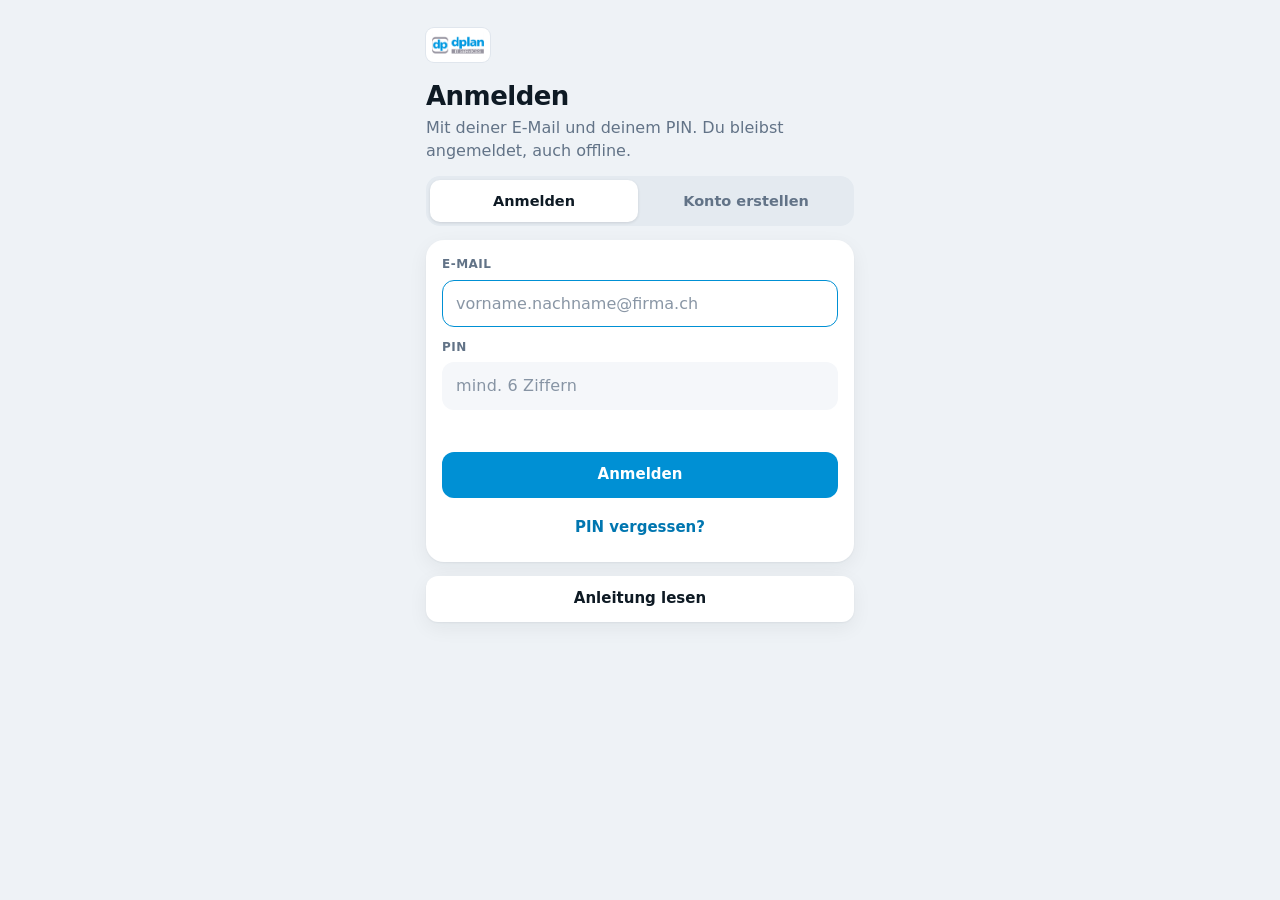
<file: index.html>
<!doctype html>
<html lang="de"><head><meta charset="utf-8">
<meta name="viewport" content="width=device-width,initial-scale=1,viewport-fit=cover">
<meta name="theme-color" content="#0090d4">
<meta name="mobile-web-app-capable" content="yes">
<meta name="apple-mobile-web-app-capable" content="yes">
<meta name="apple-mobile-web-app-title" content="Rücknahme">
<link rel="manifest" href="manifest.webmanifest">
<link rel="icon" href="icon-192.png">
<link rel="apple-touch-icon" href="apple-touch-icon.png">
<title>Monitor-Rücknahme</title>
<link rel="stylesheet" href="app.css">
</head><body>

<!-- ============ Anmelden ============ -->
<div id="vAuth" class="view" hidden><div class="wrap narrow">
  <div class="brand"><img src="dplan-logo.png" alt="dplan IT Services"></div>
  <div><h1 id="auTitle">Anmelden</h1><p class="lead" id="auLead">Mit deiner E-Mail und deinem PIN. Du bleibst angemeldet, auch offline.</p></div>
  <div class="seg2" role="group" aria-label="Anmelden oder registrieren" id="auTabs">
    <button type="button" id="auTabIn" aria-pressed="true">Anmelden</button>
    <button type="button" id="auTabUp" aria-pressed="false">Konto erstellen</button>
  </div>
  <form class="card" id="auForm" autocomplete="on" novalidate>
    <div class="fld" id="auNameF" hidden><label for="auName">Dein Name</label><input id="auName" type="text" autocomplete="name" placeholder="Vorname Nachname"></div>
    <div class="fld" id="auMailF"><label for="auMail">E-Mail</label><input id="auMail" type="email" autocomplete="username" inputmode="email" autocapitalize="off" spellcheck="false" placeholder="vorname.nachname@firma.ch"></div>
    <div class="fld"><label for="auPin" id="auPinL">PIN</label><input id="auPin" class="mono" type="password" inputmode="numeric" autocomplete="current-password" placeholder="mind. 6 Ziffern"></div>
    <div class="fld" id="auPin2F" hidden><label for="auPin2">PIN wiederholen</label><input id="auPin2" class="mono" type="password" inputmode="numeric" autocomplete="new-password"></div>
    <div class="err" id="auErr" aria-live="polite"></div>
    <button class="btn primary wide" type="submit" id="auGo">Anmelden</button>
    <button class="btn link" type="button" id="auForgot">PIN vergessen?</button>
  </form>
  <a class="btn ghost wide" href="anleitung.html">Anleitung lesen</a>
</div></div>

<!-- ============ App-Rahmen ============ -->
<header id="top" hidden>
  <button type="button" class="iconbtn" id="backBtn" aria-label="Zurück" hidden><svg width="22" height="22" viewBox="0 0 24 24" fill="none" stroke="currentColor" stroke-width="2.4" stroke-linecap="round"><path d="M15 5l-7 7 7 7"/></svg></button>
  <span class="logo" id="logo"><img src="dplan-logo.png" alt="dplan IT Services"></span>
  <div class="ttl"><b id="topTitle">Aufträge</b><small id="topSub"></small></div>
  <span class="sync" id="sync" title="Verbindung"></span>
  <button type="button" class="avatar" id="meBtn" aria-label="Profil">?</button>
</header>

<!-- ============ Aufträge ============ -->
<main id="vHome" class="view" hidden><div class="wrap">
  <div class="hello"><h1 id="hello">Hallo</h1><p class="lead" id="helloSub">Deine Aufträge</p></div>
  <div class="actions" id="homeActions">
    <label class="btn primary" for="joinQR"><svg width="20" height="20" viewBox="0 0 24 24" fill="none" stroke="currentColor" stroke-width="2"><path d="M3 3h7v7H3zM14 3h7v7h-7zM3 14h7v7H3z"/><path d="M14 14h3v3h-3zM18 18h3v3h-3zM14 18h2M18 14h3"/></svg>Einladung scannen<input id="joinQR" class="file" type="file" accept="image/*" capture="environment"></label>
    <button class="btn" type="button" id="quickJob">⚡ Einfache Liste</button>
    <button class="btn" type="button" id="newJob" hidden>+ Neuer Auftrag</button>
    <button class="btn" type="button" id="usersBtn" hidden>Benutzer</button>
    <button class="btn" type="button" id="catBtn" hidden>Material-Katalog</button>
  </div>
  <div id="notice" class="notice" hidden></div>
  <div id="jobList" class="jobs"></div>
  <footer class="credit"><img src="dplan-logo.png" alt=""><span>Entwickelt von <b>Marco van der Ploeg</b></span><a href="anleitung.html">Anleitung</a><a href="installieren.html">App teilen</a></footer>
</div></main>

<!-- ============ Auftrag Detail ============ -->
<main id="vJob" class="view" hidden><div class="wrap">
  <div class="jobhead"><div><div class="code" id="jCode"></div><h1 id="jKunde"></h1></div><span class="pill" id="jStatus"></span></div>
  <div class="grid2">
    <section class="card">
      <h2>Auftrag</h2>
      <dl class="kv" id="jInfo"></dl>
      <div class="btnrow" id="jBtns"></div>
    </section>
    <section class="card" id="jProgressCard">
      <h2>Fortschritt</h2>
      <div id="jProgress"></div>
    </section>
  </div>
  <h2 class="sect">Standorte</h2>
  <div id="jSites" class="sites"></div>
  <div class="grid2">
    <section class="card" id="jMatCard"><h2>Mitnehmen</h2><p class="hint">Vor der Abfahrt abhaken.</p><div id="jMat" class="checks"></div></section>
    <section class="card" id="jNotesCard"><h2>Notizen vom Dispatcher</h2><p id="jNotes" class="pre"></p></section>
  </div>
</div></main>

<!-- ============ Scannen ============ -->
<main id="vScan" class="view" hidden><div class="wrap wide">
  <div class="sitebar card">
    <div class="fld" id="siteSelF"><label for="siteSel">Standort</label><select id="siteSel"></select></div>
    <div class="siteaddr" id="siteAddr"></div>
  </div>
  <div class="scangrid">
    <div class="col">
      <section class="card scancard dir-ab" id="scanCard">
        <div class="posbox" id="posBox">
          <div class="poshead"><b>📍 Platz</b><button type="button" class="btn link" id="posToggle">Platz wechseln</button></div>
          <div class="poscur" id="posCur"></div>
          <div class="poslist" id="posList" hidden></div>
          <div class="locbox" id="locBox" hidden>
            <div class="lochead"><b>Wo bist du?</b><small>Etage und Raum sind Pflicht</small></div>
            <div class="row4">
              <div class="fld"><label for="lEtage">Etage<span class="req"> ✱</span></label><input id="lEtage" type="text" placeholder="2. OG" autocomplete="off"></div>
              <div class="fld"><label for="lRaum">Raum<span class="req"> ✱</span></label><input id="lRaum" type="text" placeholder="214" autocomplete="off"></div>
              <div class="fld"><label for="lBuero">Bezeichnung</label><input id="lBuero" type="text" placeholder="Einkauf" autocomplete="off"></div>
              <div class="fld"><label for="lPlatz">Arbeitsplatz</label><input id="lPlatz" type="text" placeholder="14" autocomplete="off"></div>
            </div>
          </div>
        </div>
        <div class="dirseg" id="dirSeg" hidden></div>
        <div class="swap" id="swapBox" hidden>
          <div class="swapstep" id="swapStep"></div>
          <div class="swapcols"><div><span class="l ab">Alt (Abbau)</span><div id="swapAlt" class="swapids"></div></div><div class="arr">→</div><div><span class="l auf">Neu (Aufbau)</span><div id="swapNeu" class="swapids"></div></div></div>
          <div class="swapbtns"><button type="button" class="btn" id="swapMoreAlt">+ weiteres altes Gerät</button><button type="button" class="btn" id="swapMoreNeu">+ weiteres neues Gerät</button><button type="button" class="btn" id="swapNew">Neuer Austausch</button></div>
        </div>
        <form id="scanForm" class="scanrow" autocomplete="off">
          <input id="scanIn" class="mono big" type="text" autocapitalize="characters" spellcheck="false" placeholder="Asset-ID scannen, tippen oder Liste einfügen" aria-label="Asset-ID">
          <button class="btn primary" type="submit">Erfassen</button>
        </form>
        <div class="phonebtns">
          <label class="btn" for="camIn"><svg width="20" height="20" viewBox="0 0 24 24" fill="none" stroke="currentColor" stroke-width="2"><path d="M3 7V4h3M21 7V4h-3M3 17v3h3M21 17v3h-3M8 8v8M11 8v8M14 8v8M17 8v8"/></svg>Kamera<input id="camIn" class="file" type="file" accept="image/*" capture="environment"></label>
          <label class="btn" for="galIn"><svg width="20" height="20" viewBox="0 0 24 24" fill="none" stroke="currentColor" stroke-width="2"><rect x="3" y="4" width="18" height="16" rx="2"/><circle cx="9" cy="10" r="2"/><path d="M21 17l-5-5-8 8"/></svg>Galerie<input id="galIn" class="file" type="file" accept="image/*" multiple></label>
        </div>
        <div id="scanMsg" class="msg" aria-live="polite">Bereit. Handscanner oder Kamera.</div>
        <div id="picks" class="picks" hidden></div>
        <details class="det" id="detBox">
          <summary>Zustand &amp; Notiz <small id="detSum"></small></summary>
          <div class="fld"><label>Zustand</label><div class="chips" id="dCond"><button type="button" data-v="ok" aria-pressed="true">OK</button><button type="button" data-v="gebraucht" aria-pressed="false">Gebrauchsspuren</button><button type="button" data-v="defekt" aria-pressed="false">Defekt</button></div></div>
          <div class="fld"><label for="dNote">Notiz</label><input id="dNote" type="text" placeholder="z. B. ohne Fuss"></div>
          <p class="hint">Gilt für das nächste Gerät und wird danach zurückgesetzt.</p>
        </details>
      </section>
      <section class="card matcard">
        <h2>Material verbraucht <small id="matSum"></small></h2>
        <p class="hint">Etage, Raum und Platz kommen vom gewählten Platz.</p>
        <div id="matList" class="matlist"></div>
        <form id="matFree" class="scanrow" autocomplete="off"><input id="matFreeIn" type="text" placeholder="Anderes Material, z. B. USB-C 1 m"><button class="btn" type="submit">+ Hinzufügen</button></form>
      </section>
    </div>
    <div class="col">
      <section class="card progcard"><h2>Fortschritt <small id="progSite"></small></h2><div id="sProgress"></div></section>
      <section class="card listcard">
        <div class="listhead"><h2>Erfasst <small id="listCount"></small></h2>
          <div class="seg2 small" role="group"><button type="button" id="lsSite" aria-pressed="true">Dieser Standort</button><button type="button" id="lsAll" aria-pressed="false">Alle</button></div></div>
        <div class="tablewrap"><table class="tbl"><thead><tr><th>#</th><th>Asset-ID</th><th class="hide-s">Typ</th><th class="hide-s">Art</th><th class="hide-s">Von</th><th></th></tr></thead><tbody id="scanRows"></tbody></table></div>
        <div id="scanEmpty" class="empty">Noch nichts erfasst an diesem Standort.</div>
      </section>
    </div>
  </div>
</div></main>

<!-- ============ Auftrag anlegen (Dispatcher) ============ -->
<main id="vForm" class="view" hidden><div class="wrap">
  <h1 id="fTitle">Neuer Auftrag</h1>
  <p class="lead">Alle Felder mit <span class="req">✱</span> sind Pflicht. Ohne sie lässt sich der Auftrag nicht freigeben.</p>
  <form id="jobForm" novalidate autocomplete="off">
    <section class="card">
      <h2>Auftrag</h2>
      <div class="fld"><label>Art <span class="req">✱</span></label><div class="seg2" id="fArt"><button type="button" data-v="rollout" aria-pressed="true">Rollout · ein Standort</button><button type="button" data-v="tour" aria-pressed="false">Tour · mehrere Standorte</button></div></div>
      <div class="row2">
        <div class="fld"><label for="fKunde">Kunde <span class="req">✱</span></label><input id="fKunde" type="text" placeholder="z. B. VBZ"></div>
        <div class="fld"><label for="fWo">WO / INC-Nummer</label><input id="fWo" class="mono" type="text" placeholder="optional"></div>
      </div>
      <div class="row3">
        <div class="fld"><label for="fDatum">Datum <span class="req">✱</span></label><input id="fDatum" type="date"></div>
        <div class="fld"><label for="fVon">Von <span class="req">✱</span></label><input id="fVon" type="time" step="900"></div>
        <div class="fld"><label for="fBis">Bis <span class="req">✱</span></label><input id="fBis" type="time" step="900"></div>
      </div>
      <div class="row2">
        <div class="fld"><label for="fLead">Lead vor Ort <span class="req">✱</span></label><select id="fLead"></select></div>

      </div>
      <div class="codeprev">Auftragscode: <b id="fCode">–</b></div>
    </section>
    <div id="fSites"></div>
    <button class="btn wide" type="button" id="fAddSite" hidden>+ Weiterer Standort</button>
    <section class="card">
      <h2>Mitnehmen</h2>
      <p class="hint">Menge eintragen. Leer oder 0 heisst: nicht nötig.</p>
      <div id="fMat" class="formmat"></div>
    </section>
    <section class="card">
      <h2>Notizen fürs Team</h2>
      <div class="fld"><textarea id="fNotes" rows="3" placeholder="z. B. Altgeräte in Raum 012 sammeln, Lift hinten benutzen"></textarea></div>
    </section>
    <div class="err big" id="fErr" aria-live="polite"></div>
    <div class="btnrow sticky"><button class="btn" type="button" id="fCancel">Abbrechen</button><button class="btn primary" type="submit" id="fGo">Auftrag freigeben</button></div>
  </form>
</div></main>

<!-- ============ Benutzer (Admin) ============ -->
<main id="vUsers" class="view" hidden><div class="wrap">
  <h1>Benutzer &amp; Rollen</h1>
  <p class="lead">Neue Kollegen erstellen ihr Konto selbst in der App. Hier gibst du ihnen die Rolle. Den Namen änderst du bei Tippfehlern in Supabase unter profiles.</p>
  <div class="card" id="userList"></div>
</div></main>

<!-- ============ Material-Katalog (Dispatcher) ============ -->
<main id="vCat" class="view" hidden><div class="wrap">
  <h1>Material-Katalog</h1>
  <p class="lead">Diese Artikel erscheinen beim Auftrag unter «Mitnehmen» und beim Erfassen unter «Material verbraucht».</p>
  <div class="card"><div class="cathead"><span>Artikel</span><span>Mitnehmen</span><span>Verbrauch</span><span></span></div><div id="catRows"></div>
  <button class="btn" type="button" id="catAdd">+ Artikel</button></div>
  <div class="btnrow"><button class="btn primary" type="button" id="catSave">Speichern</button></div>
</div></main>

<!-- ============ Dialog & Toast ============ -->
<div id="dlg" class="dlg" hidden role="dialog" aria-modal="true" aria-labelledby="dlgT"><div class="dlgbox"><h3 id="dlgT"></h3><div id="dlgP" class="dlgp"></div><input id="dlgI" type="text" hidden><div class="dlgact" id="dlgA"></div></div></div>
<div id="toast" class="toast" hidden><span id="toastT"></span><button id="toastB" type="button" hidden></button></div>

<script src="vendor/zxing.min.js"></script>
<script src="vendor/xlsx.mini.min.js"></script>
<script src="vendor/qrcode.js"></script>
<script src="app.js"></script>
</body></html>
</file>
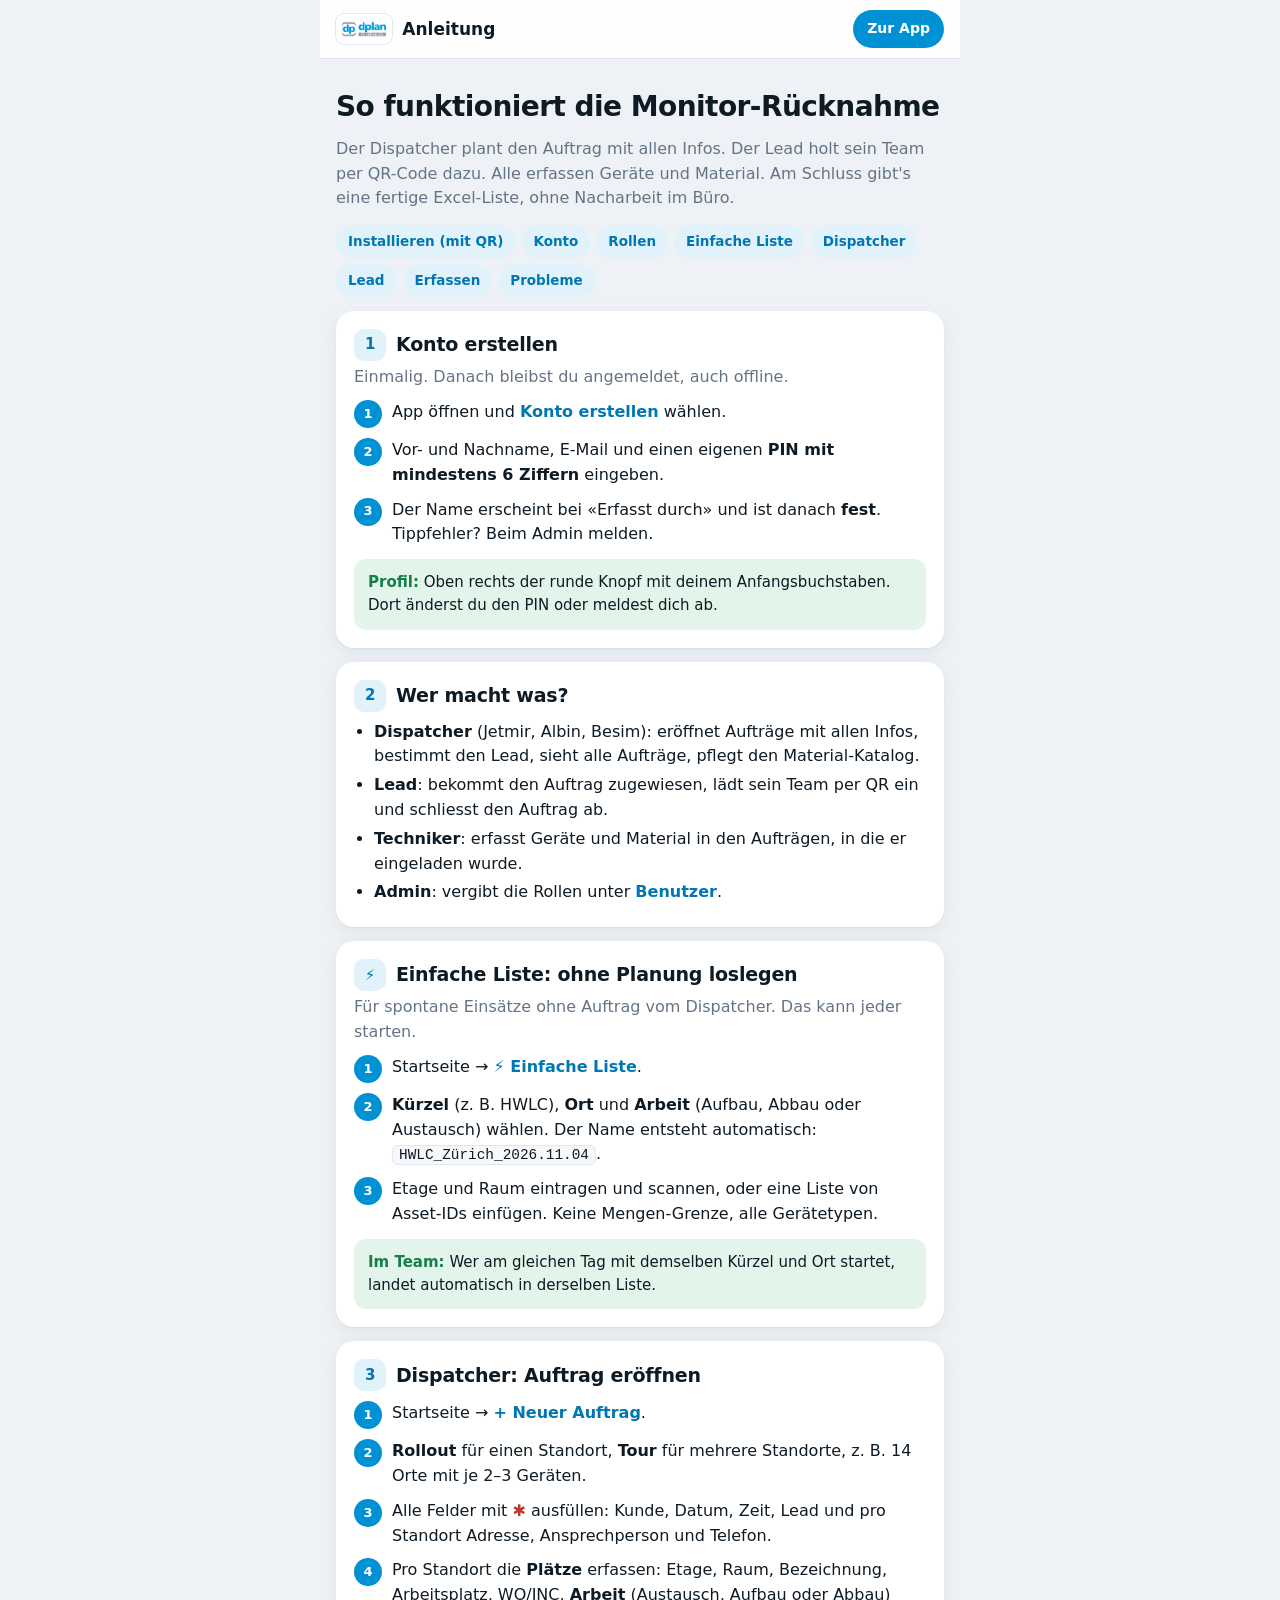
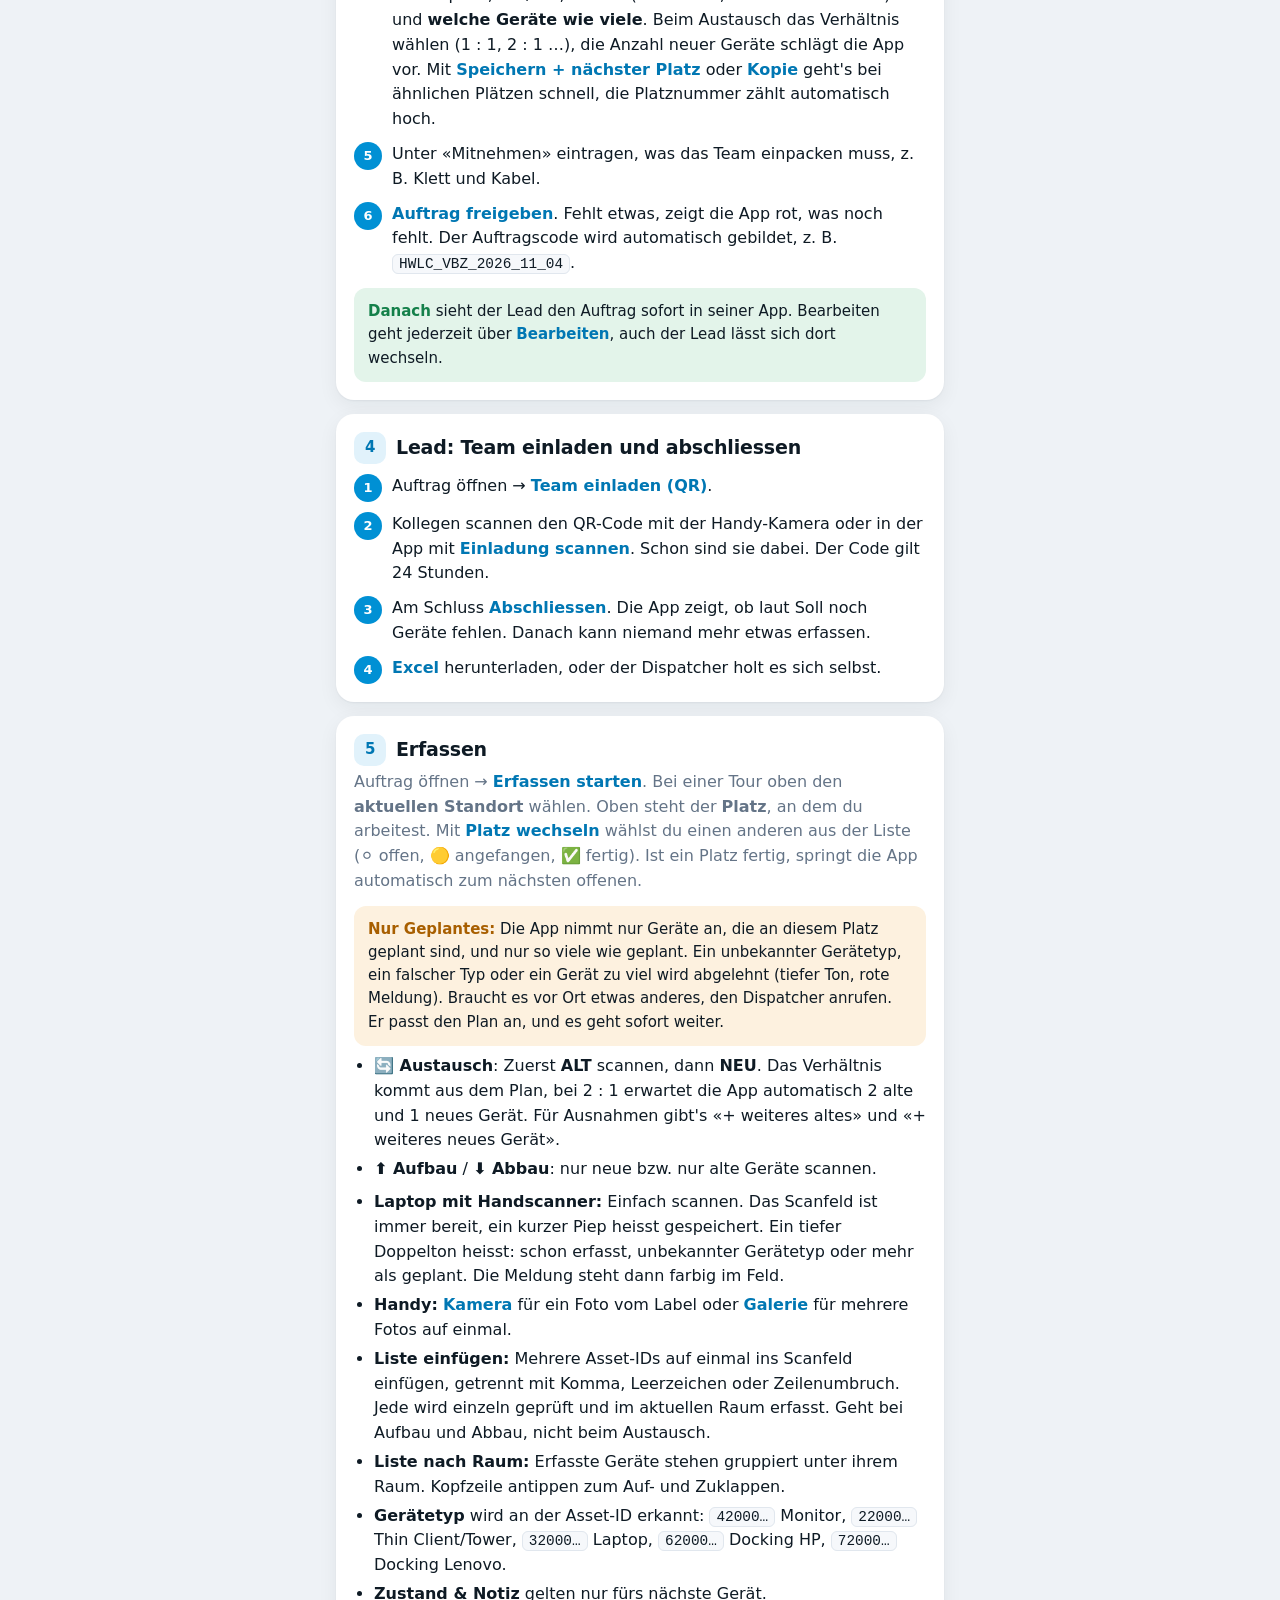
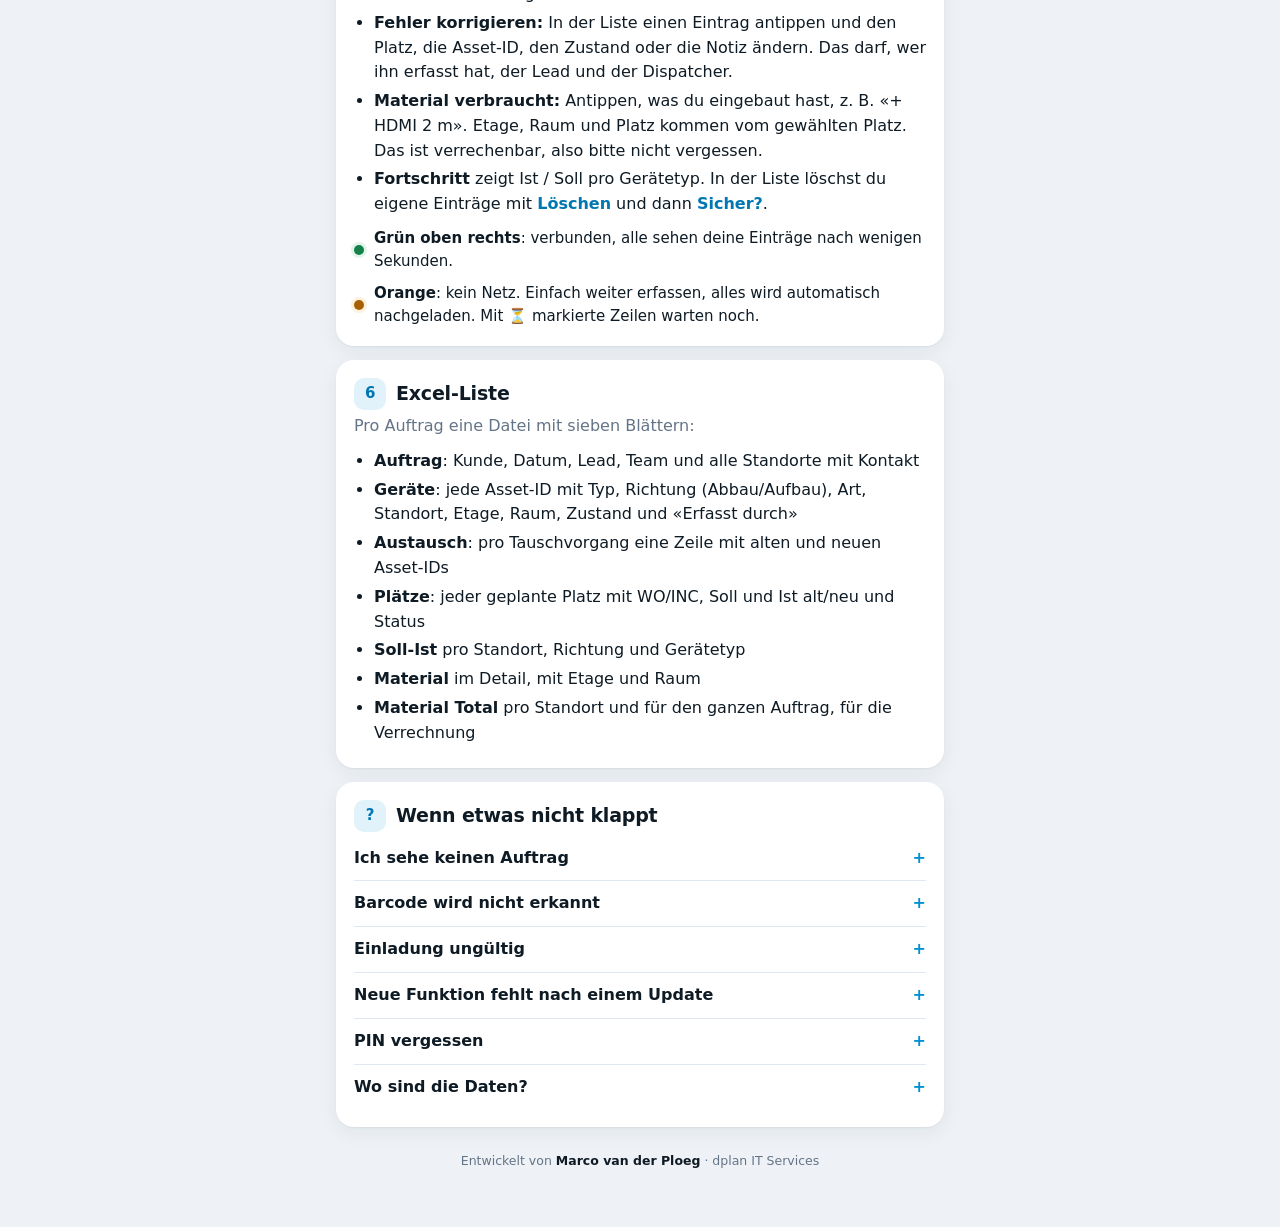
<file: anleitung.html>
<!doctype html>
<html lang="de"><head><meta charset="utf-8">
<meta name="viewport" content="width=device-width,initial-scale=1,viewport-fit=cover">
<meta name="theme-color" content="#0090d4">
<title>Anleitung · Monitor-Rücknahme</title>
<link rel="icon" href="icon-192.png">
<style>
[hidden]{display:none!important}
:root{
  --bg:#eef2f6; --surface:#ffffff; --surface-2:#f6f8fb; --fg:#0e1a24; --muted:#647487; --line:#e1e7ee;
  --accent:#0090d4; --accent-strong:#0077b3; --accent-soft:#e1f2fb; --ok:#14804a; --ok-soft:#e3f4ea; --warn:#a85f00; --warn-soft:#fdf1df;
  --shadow:0 1px 2px rgba(14,26,36,.05),0 6px 20px rgba(14,26,36,.06);
  --f:system-ui,-apple-system,"Segoe UI",Roboto,"Helvetica Neue",Arial,sans-serif; --mono:ui-monospace,"SF Mono","Roboto Mono",Menlo,Consolas,monospace;
}
@media (prefers-color-scheme: dark){:root:not([data-theme="light"]){
  --bg:#0b1219; --surface:#141e28; --surface-2:#1a2632; --fg:#e8eef4; --muted:#8fa0b2; --line:#243342;
  --accent:#2fb0ec; --accent-strong:#5cc3f2; --accent-soft:#11324a; --ok:#4cc184; --ok-soft:#123224; --warn:#eaa743; --warn-soft:#3a2a10;
  --shadow:0 1px 2px rgba(0,0,0,.3),0 8px 24px rgba(0,0,0,.25); color-scheme:dark}}
*{box-sizing:border-box}
html,body{margin:0}
body{background:var(--bg);color:var(--fg);font-family:var(--f);font-size:16px;line-height:1.55;-webkit-font-smoothing:antialiased;padding-top:env(safe-area-inset-top,0px);padding-bottom:env(safe-area-inset-bottom,0px)}
.wrap{max-width:640px;margin:0 auto;padding-left:max(16px,env(safe-area-inset-left,0px));padding-right:max(16px,env(safe-area-inset-right,0px));padding-block:0 56px;display:flex;flex-direction:column;gap:14px}
header{position:sticky;top:0;z-index:5;background:color-mix(in srgb,var(--surface) 92%,transparent);backdrop-filter:blur(10px);-webkit-backdrop-filter:blur(10px);border-bottom:1px solid var(--line);margin:0 calc(-1*max(16px,env(safe-area-inset-left,0px)));padding:10px max(16px,env(safe-area-inset-left,0px));display:flex;align-items:center;gap:10px}
.logo{flex:none;background:#fff;border-radius:8px;padding:4px 6px;box-shadow:0 0 0 1px var(--line);display:flex}
.logo img{height:22px;width:auto;display:block}
header b{flex:1;font-size:17px}
.back{background:var(--accent);color:#fff;text-decoration:none;font-weight:600;font-size:14px;border-radius:999px;padding:8px 14px}
h1{font-size:28px;line-height:1.15;letter-spacing:-.02em;margin:18px 0 0;text-wrap:balance}
.lead{color:var(--muted);margin:0;max-width:60ch}
nav{display:flex;flex-wrap:wrap;gap:6px}
nav a{font-size:13.5px;font-weight:600;color:var(--accent-strong);background:var(--accent-soft);text-decoration:none;border-radius:999px;padding:6px 12px}
section{background:var(--surface);border-radius:18px;padding:18px;box-shadow:var(--shadow);scroll-margin-top:70px}
section h2{margin:0 0 4px;font-size:19px;letter-spacing:-.01em;display:flex;align-items:center;gap:10px}
section h2 .ic{flex:none;width:32px;height:32px;border-radius:10px;background:var(--accent-soft);color:var(--accent-strong);display:flex;align-items:center;justify-content:center;font-size:15px;font-weight:800}
section > p{color:var(--muted);margin:0 0 10px}
ol.steps{list-style:none;counter-reset:s;margin:10px 0 0;padding:0;display:flex;flex-direction:column;gap:10px}
ol.steps li{counter-increment:s;display:grid;grid-template-columns:28px 1fr;gap:10px;align-items:start}
ol.steps li::before{content:counter(s);width:28px;height:28px;border-radius:50%;background:var(--accent);color:#fff;font-size:13px;font-weight:700;display:flex;align-items:center;justify-content:center}
ul{margin:8px 0 0;padding-left:20px}
ul li{margin:4px 0}
b,strong{font-weight:650}
code,.k{font-family:var(--mono);font-size:.9em;background:var(--surface-2);border:1px solid var(--line);border-radius:6px;padding:1px 6px;overflow-wrap:anywhere}
.ui{font-weight:650;color:var(--accent-strong)}
.box{border-radius:12px;padding:12px 14px;margin-top:12px;font-size:15px}
.box.tip{background:var(--ok-soft)} .box.tip b:first-child{color:var(--ok)}
.box.warn{background:var(--warn-soft)} .box.warn b:first-child{color:var(--warn)}
.roles{display:grid;grid-template-columns:1fr 1fr;gap:10px;margin-top:12px}
@media (max-width:520px){.roles{grid-template-columns:1fr}}
.role{background:var(--surface-2);border-radius:12px;padding:12px 14px}
.role h3{margin:0 0 6px;font-size:15px}
.role ol{margin:0;padding-left:18px;font-size:15px}
.role li{margin:3px 0}
.status{display:flex;flex-direction:column;gap:8px;margin-top:10px}
.status div{display:flex;gap:10px;align-items:center;font-size:15px}
.dot{flex:none;width:10px;height:10px;border-radius:50%}
.dot.on{background:var(--ok);box-shadow:0 0 0 3px var(--ok-soft)} .dot.wait{background:var(--warn);box-shadow:0 0 0 3px var(--warn-soft)} .dot.off{background:var(--muted)}
details{border-top:1px solid var(--line);padding:10px 0}
details:first-of-type{border-top:0}
summary{cursor:pointer;font-weight:650;list-style:none;display:flex;justify-content:space-between;gap:10px}
summary::after{content:"+";color:var(--accent);font-weight:800}
details[open] summary::after{content:"–"}
details p,details ul{margin:6px 0 0;color:var(--muted)}
footer{text-align:center;font-size:12.5px;color:var(--muted);margin-top:10px}
footer b{color:var(--fg)}
a:focus-visible{outline:3px solid var(--accent);outline-offset:2px}
</style></head><body>
<div class="wrap">
  <header><span class="logo"><img src="dplan-logo.png" alt="dplan IT Services"></span><b>Anleitung</b><a class="back" href="./">Zur App</a></header>

  <h1>So funktioniert die Monitor-Rücknahme</h1>
  <p class="lead">Der Dispatcher plant den Auftrag mit allen Infos. Der Lead holt sein Team per QR-Code dazu. Alle erfassen Geräte und Material. Am Schluss gibt's eine fertige Excel-Liste, ohne Nacharbeit im Büro.</p>
  <nav>
    <a href="installieren.html">Installieren (mit QR)</a><a href="#konto">Konto</a><a href="#rollen">Rollen</a><a href="#einfach">Einfache Liste</a><a href="#dispatcher">Dispatcher</a><a href="#lead">Lead</a><a href="#erfassen">Erfassen</a><a href="#probleme">Probleme</a>
  </nav>

  <section id="konto">
    <h2><span class="ic">1</span>Konto erstellen</h2>
    <p>Einmalig. Danach bleibst du angemeldet, auch offline.</p>
    <ol class="steps">
      <li><span>App öffnen und <span class="ui">Konto erstellen</span> wählen.</span></li>
      <li><span>Vor- und Nachname, E-Mail und einen eigenen <b>PIN mit mindestens 6 Ziffern</b> eingeben.</span></li>
      <li><span>Der Name erscheint bei «Erfasst durch» und ist danach <b>fest</b>. Tippfehler? Beim Admin melden.</span></li>
    </ol>
    <div class="box tip"><b>Profil:</b> Oben rechts der runde Knopf mit deinem Anfangsbuchstaben. Dort änderst du den PIN oder meldest dich ab.</div>
  </section>

  <section id="rollen">
    <h2><span class="ic">2</span>Wer macht was?</h2>
    <ul>
      <li><b>Dispatcher</b> (Jetmir, Albin, Besim): eröffnet Aufträge mit allen Infos, bestimmt den Lead, sieht alle Aufträge, pflegt den Material-Katalog.</li>
      <li><b>Lead</b>: bekommt den Auftrag zugewiesen, lädt sein Team per QR ein und schliesst den Auftrag ab.</li>
      <li><b>Techniker</b>: erfasst Geräte und Material in den Aufträgen, in die er eingeladen wurde.</li>
      <li><b>Admin</b>: vergibt die Rollen unter <span class="ui">Benutzer</span>.</li>
    </ul>
  </section>

  <section id="einfach">
    <h2><span class="ic">⚡</span>Einfache Liste: ohne Planung loslegen</h2>
    <p>Für spontane Einsätze ohne Auftrag vom Dispatcher. Das kann jeder starten.</p>
    <ol class="steps">
      <li><span>Startseite → <span class="ui">⚡ Einfache Liste</span>.</span></li>
      <li><span><b>Kürzel</b> (z. B. HWLC), <b>Ort</b> und <b>Arbeit</b> (Aufbau, Abbau oder Austausch) wählen. Der Name entsteht automatisch: <code>HWLC_Zürich_2026.11.04</code>.</span></li>
      <li><span>Etage und Raum eintragen und scannen, oder eine Liste von Asset-IDs einfügen. Keine Mengen-Grenze, alle Gerätetypen.</span></li>
    </ol>
    <div class="box tip"><b>Im Team:</b> Wer am gleichen Tag mit demselben Kürzel und Ort startet, landet automatisch in derselben Liste.</div>
  </section>

  <section id="dispatcher">
    <h2><span class="ic">3</span>Dispatcher: Auftrag eröffnen</h2>
    <ol class="steps">
      <li><span>Startseite → <span class="ui">+ Neuer Auftrag</span>.</span></li>
      <li><span><b>Rollout</b> für einen Standort, <b>Tour</b> für mehrere Standorte, z. B. 14 Orte mit je 2–3 Geräten.</span></li>
      <li><span>Alle Felder mit <span class="req" style="color:#c0352b">✱</span> ausfüllen: Kunde, Datum, Zeit, Lead und pro Standort Adresse, Ansprechperson und Telefon.</span></li>
      <li><span>Pro Standort die <b>Plätze</b> erfassen: Etage, Raum, Bezeichnung, Arbeitsplatz, WO/INC, <b>Arbeit</b> (Austausch, Aufbau oder Abbau) und <b>welche Geräte wie viele</b>. Beim Austausch das Verhältnis wählen (1 : 1, 2 : 1 …), die Anzahl neuer Geräte schlägt die App vor. Mit <span class="ui">Speichern + nächster Platz</span> oder <span class="ui">Kopie</span> geht's bei ähnlichen Plätzen schnell, die Platznummer zählt automatisch hoch.</span></li>
      <li><span>Unter «Mitnehmen» eintragen, was das Team einpacken muss, z. B. Klett und Kabel.</span></li>
      <li><span><span class="ui">Auftrag freigeben</span>. Fehlt etwas, zeigt die App rot, was noch fehlt. Der Auftragscode wird automatisch gebildet, z. B. <code>HWLC_VBZ_2026_11_04</code>.</span></li>
    </ol>
    <div class="box tip"><b>Danach</b> sieht der Lead den Auftrag sofort in seiner App. Bearbeiten geht jederzeit über <span class="ui">Bearbeiten</span>, auch der Lead lässt sich dort wechseln.</div>
  </section>

  <section id="lead">
    <h2><span class="ic">4</span>Lead: Team einladen und abschliessen</h2>
    <ol class="steps">
      <li><span>Auftrag öffnen → <span class="ui">Team einladen (QR)</span>.</span></li>
      <li><span>Kollegen scannen den QR-Code mit der Handy-Kamera oder in der App mit <span class="ui">Einladung scannen</span>. Schon sind sie dabei. Der Code gilt 24 Stunden.</span></li>
      <li><span>Am Schluss <span class="ui">Abschliessen</span>. Die App zeigt, ob laut Soll noch Geräte fehlen. Danach kann niemand mehr etwas erfassen.</span></li>
      <li><span><span class="ui">Excel</span> herunterladen, oder der Dispatcher holt es sich selbst.</span></li>
    </ol>
  </section>

  <section id="erfassen">
    <h2><span class="ic">5</span>Erfassen</h2>
    <p>Auftrag öffnen → <span class="ui">Erfassen starten</span>. Bei einer Tour oben den <b>aktuellen Standort</b> wählen. Oben steht der <b>Platz</b>, an dem du arbeitest. Mit <span class="ui">Platz wechseln</span> wählst du einen anderen aus der Liste (⚪ offen, 🟡 angefangen, ✅ fertig). Ist ein Platz fertig, springt die App automatisch zum nächsten offenen.</p>
    <div class="box warn"><b>Nur Geplantes:</b> Die App nimmt nur Geräte an, die an diesem Platz geplant sind, und nur so viele wie geplant. Ein unbekannter Gerätetyp, ein falscher Typ oder ein Gerät zu viel wird abgelehnt (tiefer Ton, rote Meldung). Braucht es vor Ort etwas anderes, den Dispatcher anrufen. Er passt den Plan an, und es geht sofort weiter.</div>
    <ul>
      <li><b>🔄 Austausch</b>: Zuerst <b>ALT</b> scannen, dann <b>NEU</b>. Das Verhältnis kommt aus dem Plan, bei 2 : 1 erwartet die App automatisch 2 alte und 1 neues Gerät. Für Ausnahmen gibt's «+ weiteres altes» und «+ weiteres neues Gerät».</li>
      <li><b>⬆ Aufbau</b> / <b>⬇ Abbau</b>: nur neue bzw. nur alte Geräte scannen.</li>
    </ul>
    <ul>
      <li><b>Laptop mit Handscanner:</b> Einfach scannen. Das Scanfeld ist immer bereit, ein kurzer Piep heisst gespeichert. Ein tiefer Doppelton heisst: schon erfasst, unbekannter Gerätetyp oder mehr als geplant. Die Meldung steht dann farbig im Feld.</li>
      <li><b>Handy:</b> <span class="ui">Kamera</span> für ein Foto vom Label oder <span class="ui">Galerie</span> für mehrere Fotos auf einmal.</li>
      <li><b>Liste einfügen:</b> Mehrere Asset-IDs auf einmal ins Scanfeld einfügen, getrennt mit Komma, Leerzeichen oder Zeilenumbruch. Jede wird einzeln geprüft und im aktuellen Raum erfasst. Geht bei Aufbau und Abbau, nicht beim Austausch.</li>
      <li><b>Liste nach Raum:</b> Erfasste Geräte stehen gruppiert unter ihrem Raum. Kopfzeile antippen zum Auf- und Zuklappen.</li>
      <li><b>Gerätetyp</b> wird an der Asset-ID erkannt: <code>42000…</code> Monitor, <code>22000…</code> Thin Client/Tower, <code>32000…</code> Laptop, <code>62000…</code> Docking HP, <code>72000…</code> Docking Lenovo.</li>
      <li><b>Zustand &amp; Notiz</b> gelten nur fürs nächste Gerät.</li>
      <li><b>Fehler korrigieren:</b> In der Liste einen Eintrag antippen und den Platz, die Asset-ID, den Zustand oder die Notiz ändern. Das darf, wer ihn erfasst hat, der Lead und der Dispatcher.</li>
      <li><b>Material verbraucht:</b> Antippen, was du eingebaut hast, z. B. «+ HDMI 2 m». Etage, Raum und Platz kommen vom gewählten Platz. Das ist verrechenbar, also bitte nicht vergessen.</li>
      <li><b>Fortschritt</b> zeigt Ist / Soll pro Gerätetyp. In der Liste löschst du eigene Einträge mit <span class="ui">Löschen</span> und dann <span class="ui">Sicher?</span>.</li>
    </ul>
    <div class="status">
      <div><span class="dot on"></span><span><b>Grün oben rechts</b>: verbunden, alle sehen deine Einträge nach wenigen Sekunden.</span></div>
      <div><span class="dot wait"></span><span><b>Orange</b>: kein Netz. Einfach weiter erfassen, alles wird automatisch nachgeladen. Mit ⏳ markierte Zeilen warten noch.</span></div>
    </div>
  </section>

  <section>
    <h2><span class="ic">6</span>Excel-Liste</h2>
    <p>Pro Auftrag eine Datei mit sieben Blättern:</p>
    <ul>
      <li><b>Auftrag</b>: Kunde, Datum, Lead, Team und alle Standorte mit Kontakt</li>
      <li><b>Geräte</b>: jede Asset-ID mit Typ, Richtung (Abbau/Aufbau), Art, Standort, Etage, Raum, Zustand und «Erfasst durch»</li>
      <li><b>Austausch</b>: pro Tauschvorgang eine Zeile mit alten und neuen Asset-IDs</li>
      <li><b>Plätze</b>: jeder geplante Platz mit WO/INC, Soll und Ist alt/neu und Status</li>
      <li><b>Soll-Ist</b> pro Standort, Richtung und Gerätetyp</li>
      <li><b>Material</b> im Detail, mit Etage und Raum</li>
      <li><b>Material Total</b> pro Standort und für den ganzen Auftrag, für die Verrechnung</li>
    </ul>
  </section>

  <section id="probleme">
    <h2><span class="ic">?</span>Wenn etwas nicht klappt</h2>
    <details><summary>Ich sehe keinen Auftrag</summary><p>Du siehst nur Aufträge, in die du eingeladen bist oder bei denen du Lead bist. Den Lead um den QR-Code bitten.</p></details>
    <details><summary>Barcode wird nicht erkannt</summary><p>Näher ran, Handy gerade halten, Blitz aus (der spiegelt). Nur ein Label im Bild. Notfalls die Asset-ID eintippen.</p></details>
    <details><summary>Einladung ungültig</summary><p>Der QR-Code ist älter als 24 Stunden oder der Auftrag ist abgeschlossen. Lead um einen neuen Code bitten.</p></details>
    <details><summary>Neue Funktion fehlt nach einem Update</summary><p>App ganz schliessen (aus den letzten Apps wegwischen) und neu öffnen. Die Einträge bleiben erhalten.</p></details>
    <details><summary>PIN vergessen</summary><p>Auf der Anmeldeseite «PIN vergessen?» tippen. Der Link kommt per Mail, auch im Spam-Ordner nachschauen.</p></details>
    <details><summary>Wo sind die Daten?</summary><p>In der Datenbank (Supabase, Frankfurt). Lesen können nur angemeldete Kollegen, die im Auftrag dabei sind, und die Dispatcher.</p></details>
  </section>

  <footer>Entwickelt von <b>Marco van der Ploeg</b> · dplan IT Services</footer>
</div>
</body></html>
</file>
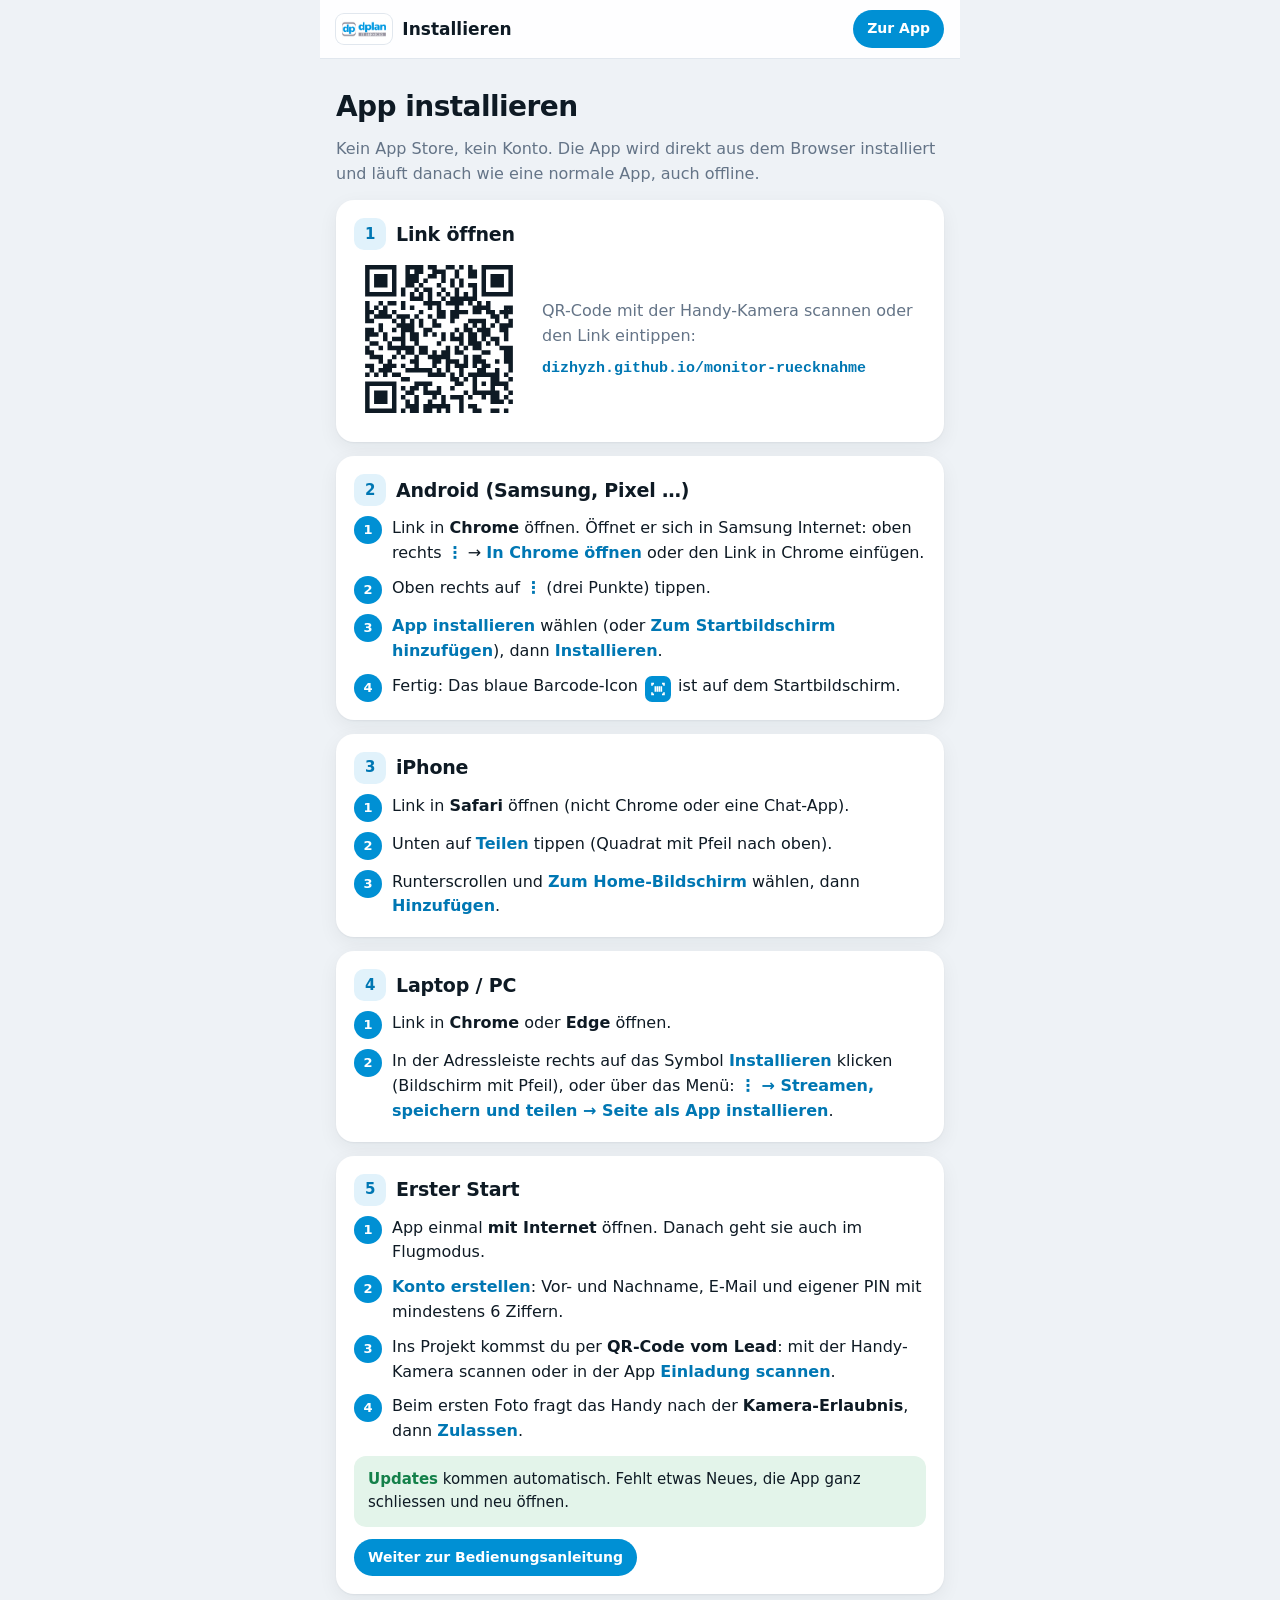
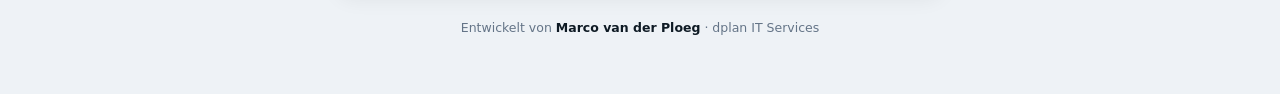
<file: installieren.html>
<!doctype html>
<html lang="de"><head><meta charset="utf-8">
<meta name="viewport" content="width=device-width,initial-scale=1,viewport-fit=cover">
<meta name="theme-color" content="#0090d4">
<title>Installieren · Monitor-Rücknahme</title>
<link rel="icon" href="icon-192.png">
<style>
[hidden]{display:none!important}
:root{
  --bg:#eef2f6; --surface:#ffffff; --surface-2:#f6f8fb; --fg:#0e1a24; --muted:#647487; --line:#e1e7ee;
  --accent:#0090d4; --accent-strong:#0077b3; --accent-soft:#e1f2fb; --ok:#14804a; --ok-soft:#e3f4ea; --warn:#a85f00; --warn-soft:#fdf1df;
  --shadow:0 1px 2px rgba(14,26,36,.05),0 6px 20px rgba(14,26,36,.06);
  --f:system-ui,-apple-system,"Segoe UI",Roboto,"Helvetica Neue",Arial,sans-serif; --mono:ui-monospace,"SF Mono","Roboto Mono",Menlo,Consolas,monospace;
}
@media (prefers-color-scheme: dark){:root:not([data-theme="light"]){
  --bg:#0b1219; --surface:#141e28; --surface-2:#1a2632; --fg:#e8eef4; --muted:#8fa0b2; --line:#243342;
  --accent:#2fb0ec; --accent-strong:#5cc3f2; --accent-soft:#11324a; --ok:#4cc184; --ok-soft:#123224; --warn:#eaa743; --warn-soft:#3a2a10;
  --shadow:0 1px 2px rgba(0,0,0,.3),0 8px 24px rgba(0,0,0,.25); color-scheme:dark}}
*{box-sizing:border-box}
html,body{margin:0}
body{background:var(--bg);color:var(--fg);font-family:var(--f);font-size:16px;line-height:1.55;-webkit-font-smoothing:antialiased;padding-top:env(safe-area-inset-top,0px);padding-bottom:env(safe-area-inset-bottom,0px)}
.wrap{max-width:640px;margin:0 auto;padding-left:max(16px,env(safe-area-inset-left,0px));padding-right:max(16px,env(safe-area-inset-right,0px));padding-block:0 56px;display:flex;flex-direction:column;gap:14px}
header{position:sticky;top:0;z-index:5;background:color-mix(in srgb,var(--surface) 92%,transparent);backdrop-filter:blur(10px);-webkit-backdrop-filter:blur(10px);border-bottom:1px solid var(--line);margin:0 calc(-1*max(16px,env(safe-area-inset-left,0px)));padding:10px max(16px,env(safe-area-inset-left,0px));display:flex;align-items:center;gap:10px}
.logo{flex:none;background:#fff;border-radius:8px;padding:4px 6px;box-shadow:0 0 0 1px var(--line);display:flex}
.logo img{height:22px;width:auto;display:block}
header b{flex:1;font-size:17px}
.back{background:var(--accent);color:#fff;text-decoration:none;font-weight:600;font-size:14px;border-radius:999px;padding:8px 14px}
h1{font-size:28px;line-height:1.15;letter-spacing:-.02em;margin:18px 0 0;text-wrap:balance}
.lead{color:var(--muted);margin:0;max-width:60ch}
nav{display:flex;flex-wrap:wrap;gap:6px}
nav a{font-size:13.5px;font-weight:600;color:var(--accent-strong);background:var(--accent-soft);text-decoration:none;border-radius:999px;padding:6px 12px}
section{background:var(--surface);border-radius:18px;padding:18px;box-shadow:var(--shadow);scroll-margin-top:70px}
section h2{margin:0 0 4px;font-size:19px;letter-spacing:-.01em;display:flex;align-items:center;gap:10px}
section h2 .ic{flex:none;width:32px;height:32px;border-radius:10px;background:var(--accent-soft);color:var(--accent-strong);display:flex;align-items:center;justify-content:center;font-size:15px;font-weight:800}
section > p{color:var(--muted);margin:0 0 10px}
ol.steps{list-style:none;counter-reset:s;margin:10px 0 0;padding:0;display:flex;flex-direction:column;gap:10px}
ol.steps li{counter-increment:s;display:grid;grid-template-columns:28px 1fr;gap:10px;align-items:start}
ol.steps li::before{content:counter(s);width:28px;height:28px;border-radius:50%;background:var(--accent);color:#fff;font-size:13px;font-weight:700;display:flex;align-items:center;justify-content:center}
ul{margin:8px 0 0;padding-left:20px}
ul li{margin:4px 0}
b,strong{font-weight:650}
code,.k{font-family:var(--mono);font-size:.9em;background:var(--surface-2);border:1px solid var(--line);border-radius:6px;padding:1px 6px;overflow-wrap:anywhere}
.ui{font-weight:650;color:var(--accent-strong)}
.box{border-radius:12px;padding:12px 14px;margin-top:12px;font-size:15px}
.box.tip{background:var(--ok-soft)} .box.tip b:first-child{color:var(--ok)}
.box.warn{background:var(--warn-soft)} .box.warn b:first-child{color:var(--warn)}
.roles{display:grid;grid-template-columns:1fr 1fr;gap:10px;margin-top:12px}
@media (max-width:520px){.roles{grid-template-columns:1fr}}
.role{background:var(--surface-2);border-radius:12px;padding:12px 14px}
.role h3{margin:0 0 6px;font-size:15px}
.role ol{margin:0;padding-left:18px;font-size:15px}
.role li{margin:3px 0}
.status{display:flex;flex-direction:column;gap:8px;margin-top:10px}
.status div{display:flex;gap:10px;align-items:center;font-size:15px}
.dot{flex:none;width:10px;height:10px;border-radius:50%}
.dot.on{background:var(--ok);box-shadow:0 0 0 3px var(--ok-soft)} .dot.wait{background:var(--warn);box-shadow:0 0 0 3px var(--warn-soft)} .dot.off{background:var(--muted)}
details{border-top:1px solid var(--line);padding:10px 0}
details:first-of-type{border-top:0}
summary{cursor:pointer;font-weight:650;list-style:none;display:flex;justify-content:space-between;gap:10px}
summary::after{content:"+";color:var(--accent);font-weight:800}
details[open] summary::after{content:"–"}
details p,details ul{margin:6px 0 0;color:var(--muted)}
footer{text-align:center;font-size:12.5px;color:var(--muted);margin-top:10px}
footer b{color:var(--fg)}
a:focus-visible{outline:3px solid var(--accent);outline-offset:2px}
.qr{display:flex;gap:18px;align-items:center;flex-wrap:wrap}
.qr .code{flex:none;width:170px;background:#fff;border-radius:14px;padding:10px}
.qr .code svg{display:block;width:100%;height:auto}
.qr .txt{flex:1;min-width:200px}
.big{font-family:var(--mono);font-size:15px;font-weight:700;color:var(--accent-strong);overflow-wrap:anywhere}
.tabs{display:flex;gap:6px;flex-wrap:wrap;margin-bottom:6px}
.tabs a{font-size:13.5px;font-weight:600;color:var(--fg);background:var(--surface-2);text-decoration:none;border-radius:999px;padding:6px 12px}
.icon{display:inline-flex;vertical-align:-6px;width:26px;height:26px;border-radius:7px;background:#0090d4;align-items:center;justify-content:center;margin:0 2px}
</style></head><body>
<div class="wrap">
  <header><span class="logo"><img src="dplan-logo.png" alt="dplan IT Services"></span><b>Installieren</b><a class="back" href="./">Zur App</a></header>
  <h1>App installieren</h1>
  <p class="lead">Kein App Store, kein Konto. Die App wird direkt aus dem Browser installiert und läuft danach wie eine normale App, auch offline.</p>

  <section>
    <h2><span class="ic">1</span>Link öffnen</h2>
    <div class="qr">
      <div class="code" aria-label="QR-Code zur App"><svg version="1.1" xmlns="http://www.w3.org/2000/svg" viewBox="0 0 268 268"  preserveAspectRatio="xMinYMin meet"><rect width="100%" height="100%" fill="white" cx="0" cy="0"/><path d="M2,2l8,0 0,8 -8,0 0,-8z M10,2l8,0 0,8 -8,0 0,-8z M18,2l8,0 0,8 -8,0 0,-8z M26,2l8,0 0,8 -8,0 0,-8z M34,2l8,0 0,8 -8,0 0,-8z M42,2l8,0 0,8 -8,0 0,-8z M50,2l8,0 0,8 -8,0 0,-8z M74,2l8,0 0,8 -8,0 0,-8z M82,2l8,0 0,8 -8,0 0,-8z M90,2l8,0 0,8 -8,0 0,-8z M98,2l8,0 0,8 -8,0 0,-8z M114,2l8,0 0,8 -8,0 0,-8z M122,2l8,0 0,8 -8,0 0,-8z M146,2l8,0 0,8 -8,0 0,-8z M154,2l8,0 0,8 -8,0 0,-8z M170,2l8,0 0,8 -8,0 0,-8z M186,2l8,0 0,8 -8,0 0,-8z M210,2l8,0 0,8 -8,0 0,-8z M218,2l8,0 0,8 -8,0 0,-8z M226,2l8,0 0,8 -8,0 0,-8z M234,2l8,0 0,8 -8,0 0,-8z M242,2l8,0 0,8 -8,0 0,-8z M250,2l8,0 0,8 -8,0 0,-8z M258,2l8,0 0,8 -8,0 0,-8z M2,10l8,0 0,8 -8,0 0,-8z M50,10l8,0 0,8 -8,0 0,-8z M74,10l8,0 0,8 -8,0 0,-8z M90,10l8,0 0,8 -8,0 0,-8z M98,10l8,0 0,8 -8,0 0,-8z M122,10l8,0 0,8 -8,0 0,-8z M130,10l8,0 0,8 -8,0 0,-8z M138,10l8,0 0,8 -8,0 0,-8z M162,10l8,0 0,8 -8,0 0,-8z M186,10l8,0 0,8 -8,0 0,-8z M194,10l8,0 0,8 -8,0 0,-8z M210,10l8,0 0,8 -8,0 0,-8z M258,10l8,0 0,8 -8,0 0,-8z M2,18l8,0 0,8 -8,0 0,-8z M18,18l8,0 0,8 -8,0 0,-8z M26,18l8,0 0,8 -8,0 0,-8z M34,18l8,0 0,8 -8,0 0,-8z M50,18l8,0 0,8 -8,0 0,-8z M74,18l8,0 0,8 -8,0 0,-8z M82,18l8,0 0,8 -8,0 0,-8z M90,18l8,0 0,8 -8,0 0,-8z M114,18l8,0 0,8 -8,0 0,-8z M122,18l8,0 0,8 -8,0 0,-8z M138,18l8,0 0,8 -8,0 0,-8z M162,18l8,0 0,8 -8,0 0,-8z M186,18l8,0 0,8 -8,0 0,-8z M194,18l8,0 0,8 -8,0 0,-8z M210,18l8,0 0,8 -8,0 0,-8z M226,18l8,0 0,8 -8,0 0,-8z M234,18l8,0 0,8 -8,0 0,-8z M242,18l8,0 0,8 -8,0 0,-8z M258,18l8,0 0,8 -8,0 0,-8z M2,26l8,0 0,8 -8,0 0,-8z M18,26l8,0 0,8 -8,0 0,-8z M26,26l8,0 0,8 -8,0 0,-8z M34,26l8,0 0,8 -8,0 0,-8z M50,26l8,0 0,8 -8,0 0,-8z M74,26l8,0 0,8 -8,0 0,-8z M82,26l8,0 0,8 -8,0 0,-8z M90,26l8,0 0,8 -8,0 0,-8z M106,26l8,0 0,8 -8,0 0,-8z M138,26l8,0 0,8 -8,0 0,-8z M154,26l8,0 0,8 -8,0 0,-8z M170,26l8,0 0,8 -8,0 0,-8z M210,26l8,0 0,8 -8,0 0,-8z M226,26l8,0 0,8 -8,0 0,-8z M234,26l8,0 0,8 -8,0 0,-8z M242,26l8,0 0,8 -8,0 0,-8z M258,26l8,0 0,8 -8,0 0,-8z M2,34l8,0 0,8 -8,0 0,-8z M18,34l8,0 0,8 -8,0 0,-8z M26,34l8,0 0,8 -8,0 0,-8z M34,34l8,0 0,8 -8,0 0,-8z M50,34l8,0 0,8 -8,0 0,-8z M74,34l8,0 0,8 -8,0 0,-8z M82,34l8,0 0,8 -8,0 0,-8z M98,34l8,0 0,8 -8,0 0,-8z M130,34l8,0 0,8 -8,0 0,-8z M154,34l8,0 0,8 -8,0 0,-8z M170,34l8,0 0,8 -8,0 0,-8z M186,34l8,0 0,8 -8,0 0,-8z M194,34l8,0 0,8 -8,0 0,-8z M210,34l8,0 0,8 -8,0 0,-8z M226,34l8,0 0,8 -8,0 0,-8z M234,34l8,0 0,8 -8,0 0,-8z M242,34l8,0 0,8 -8,0 0,-8z M258,34l8,0 0,8 -8,0 0,-8z M2,42l8,0 0,8 -8,0 0,-8z M50,42l8,0 0,8 -8,0 0,-8z M66,42l8,0 0,8 -8,0 0,-8z M90,42l8,0 0,8 -8,0 0,-8z M106,42l8,0 0,8 -8,0 0,-8z M114,42l8,0 0,8 -8,0 0,-8z M138,42l8,0 0,8 -8,0 0,-8z M162,42l8,0 0,8 -8,0 0,-8z M194,42l8,0 0,8 -8,0 0,-8z M210,42l8,0 0,8 -8,0 0,-8z M258,42l8,0 0,8 -8,0 0,-8z M2,50l8,0 0,8 -8,0 0,-8z M10,50l8,0 0,8 -8,0 0,-8z M18,50l8,0 0,8 -8,0 0,-8z M26,50l8,0 0,8 -8,0 0,-8z M34,50l8,0 0,8 -8,0 0,-8z M42,50l8,0 0,8 -8,0 0,-8z M50,50l8,0 0,8 -8,0 0,-8z M66,50l8,0 0,8 -8,0 0,-8z M82,50l8,0 0,8 -8,0 0,-8z M98,50l8,0 0,8 -8,0 0,-8z M114,50l8,0 0,8 -8,0 0,-8z M130,50l8,0 0,8 -8,0 0,-8z M146,50l8,0 0,8 -8,0 0,-8z M162,50l8,0 0,8 -8,0 0,-8z M178,50l8,0 0,8 -8,0 0,-8z M194,50l8,0 0,8 -8,0 0,-8z M210,50l8,0 0,8 -8,0 0,-8z M218,50l8,0 0,8 -8,0 0,-8z M226,50l8,0 0,8 -8,0 0,-8z M234,50l8,0 0,8 -8,0 0,-8z M242,50l8,0 0,8 -8,0 0,-8z M250,50l8,0 0,8 -8,0 0,-8z M258,50l8,0 0,8 -8,0 0,-8z M82,58l8,0 0,8 -8,0 0,-8z M90,58l8,0 0,8 -8,0 0,-8z M98,58l8,0 0,8 -8,0 0,-8z M114,58l8,0 0,8 -8,0 0,-8z M138,58l8,0 0,8 -8,0 0,-8z M154,58l8,0 0,8 -8,0 0,-8z M162,58l8,0 0,8 -8,0 0,-8z M170,58l8,0 0,8 -8,0 0,-8z M178,58l8,0 0,8 -8,0 0,-8z M186,58l8,0 0,8 -8,0 0,-8z M194,58l8,0 0,8 -8,0 0,-8z M2,66l8,0 0,8 -8,0 0,-8z M26,66l8,0 0,8 -8,0 0,-8z M42,66l8,0 0,8 -8,0 0,-8z M50,66l8,0 0,8 -8,0 0,-8z M66,66l8,0 0,8 -8,0 0,-8z M106,66l8,0 0,8 -8,0 0,-8z M114,66l8,0 0,8 -8,0 0,-8z M122,66l8,0 0,8 -8,0 0,-8z M130,66l8,0 0,8 -8,0 0,-8z M146,66l8,0 0,8 -8,0 0,-8z M154,66l8,0 0,8 -8,0 0,-8z M162,66l8,0 0,8 -8,0 0,-8z M170,66l8,0 0,8 -8,0 0,-8z M186,66l8,0 0,8 -8,0 0,-8z M202,66l8,0 0,8 -8,0 0,-8z M218,66l8,0 0,8 -8,0 0,-8z M2,74l8,0 0,8 -8,0 0,-8z M18,74l8,0 0,8 -8,0 0,-8z M34,74l8,0 0,8 -8,0 0,-8z M66,74l8,0 0,8 -8,0 0,-8z M82,74l8,0 0,8 -8,0 0,-8z M114,74l8,0 0,8 -8,0 0,-8z M130,74l8,0 0,8 -8,0 0,-8z M162,74l8,0 0,8 -8,0 0,-8z M194,74l8,0 0,8 -8,0 0,-8z M202,74l8,0 0,8 -8,0 0,-8z M210,74l8,0 0,8 -8,0 0,-8z M218,74l8,0 0,8 -8,0 0,-8z M250,74l8,0 0,8 -8,0 0,-8z M258,74l8,0 0,8 -8,0 0,-8z M2,82l8,0 0,8 -8,0 0,-8z M10,82l8,0 0,8 -8,0 0,-8z M26,82l8,0 0,8 -8,0 0,-8z M34,82l8,0 0,8 -8,0 0,-8z M50,82l8,0 0,8 -8,0 0,-8z M98,82l8,0 0,8 -8,0 0,-8z M130,82l8,0 0,8 -8,0 0,-8z M138,82l8,0 0,8 -8,0 0,-8z M154,82l8,0 0,8 -8,0 0,-8z M162,82l8,0 0,8 -8,0 0,-8z M170,82l8,0 0,8 -8,0 0,-8z M178,82l8,0 0,8 -8,0 0,-8z M194,82l8,0 0,8 -8,0 0,-8z M202,82l8,0 0,8 -8,0 0,-8z M218,82l8,0 0,8 -8,0 0,-8z M226,82l8,0 0,8 -8,0 0,-8z M242,82l8,0 0,8 -8,0 0,-8z M250,82l8,0 0,8 -8,0 0,-8z M258,82l8,0 0,8 -8,0 0,-8z M2,90l8,0 0,8 -8,0 0,-8z M18,90l8,0 0,8 -8,0 0,-8z M26,90l8,0 0,8 -8,0 0,-8z M34,90l8,0 0,8 -8,0 0,-8z M42,90l8,0 0,8 -8,0 0,-8z M58,90l8,0 0,8 -8,0 0,-8z M66,90l8,0 0,8 -8,0 0,-8z M74,90l8,0 0,8 -8,0 0,-8z M90,90l8,0 0,8 -8,0 0,-8z M114,90l8,0 0,8 -8,0 0,-8z M130,90l8,0 0,8 -8,0 0,-8z M138,90l8,0 0,8 -8,0 0,-8z M154,90l8,0 0,8 -8,0 0,-8z M162,90l8,0 0,8 -8,0 0,-8z M226,90l8,0 0,8 -8,0 0,-8z M234,90l8,0 0,8 -8,0 0,-8z M250,90l8,0 0,8 -8,0 0,-8z M2,98l8,0 0,8 -8,0 0,-8z M10,98l8,0 0,8 -8,0 0,-8z M50,98l8,0 0,8 -8,0 0,-8z M66,98l8,0 0,8 -8,0 0,-8z M82,98l8,0 0,8 -8,0 0,-8z M98,98l8,0 0,8 -8,0 0,-8z M122,98l8,0 0,8 -8,0 0,-8z M154,98l8,0 0,8 -8,0 0,-8z M186,98l8,0 0,8 -8,0 0,-8z M194,98l8,0 0,8 -8,0 0,-8z M202,98l8,0 0,8 -8,0 0,-8z M210,98l8,0 0,8 -8,0 0,-8z M234,98l8,0 0,8 -8,0 0,-8z M258,98l8,0 0,8 -8,0 0,-8z M26,106l8,0 0,8 -8,0 0,-8z M58,106l8,0 0,8 -8,0 0,-8z M66,106l8,0 0,8 -8,0 0,-8z M74,106l8,0 0,8 -8,0 0,-8z M82,106l8,0 0,8 -8,0 0,-8z M98,106l8,0 0,8 -8,0 0,-8z M122,106l8,0 0,8 -8,0 0,-8z M130,106l8,0 0,8 -8,0 0,-8z M178,106l8,0 0,8 -8,0 0,-8z M194,106l8,0 0,8 -8,0 0,-8z M210,106l8,0 0,8 -8,0 0,-8z M226,106l8,0 0,8 -8,0 0,-8z M242,106l8,0 0,8 -8,0 0,-8z M250,106l8,0 0,8 -8,0 0,-8z M258,106l8,0 0,8 -8,0 0,-8z M2,114l8,0 0,8 -8,0 0,-8z M10,114l8,0 0,8 -8,0 0,-8z M26,114l8,0 0,8 -8,0 0,-8z M50,114l8,0 0,8 -8,0 0,-8z M66,114l8,0 0,8 -8,0 0,-8z M74,114l8,0 0,8 -8,0 0,-8z M82,114l8,0 0,8 -8,0 0,-8z M106,114l8,0 0,8 -8,0 0,-8z M114,114l8,0 0,8 -8,0 0,-8z M162,114l8,0 0,8 -8,0 0,-8z M178,114l8,0 0,8 -8,0 0,-8z M186,114l8,0 0,8 -8,0 0,-8z M202,114l8,0 0,8 -8,0 0,-8z M210,114l8,0 0,8 -8,0 0,-8z M218,114l8,0 0,8 -8,0 0,-8z M242,114l8,0 0,8 -8,0 0,-8z M250,114l8,0 0,8 -8,0 0,-8z M2,122l8,0 0,8 -8,0 0,-8z M10,122l8,0 0,8 -8,0 0,-8z M18,122l8,0 0,8 -8,0 0,-8z M34,122l8,0 0,8 -8,0 0,-8z M66,122l8,0 0,8 -8,0 0,-8z M82,122l8,0 0,8 -8,0 0,-8z M90,122l8,0 0,8 -8,0 0,-8z M106,122l8,0 0,8 -8,0 0,-8z M122,122l8,0 0,8 -8,0 0,-8z M138,122l8,0 0,8 -8,0 0,-8z M154,122l8,0 0,8 -8,0 0,-8z M170,122l8,0 0,8 -8,0 0,-8z M186,122l8,0 0,8 -8,0 0,-8z M194,122l8,0 0,8 -8,0 0,-8z M210,122l8,0 0,8 -8,0 0,-8z M218,122l8,0 0,8 -8,0 0,-8z M250,122l8,0 0,8 -8,0 0,-8z M2,130l8,0 0,8 -8,0 0,-8z M34,130l8,0 0,8 -8,0 0,-8z M50,130l8,0 0,8 -8,0 0,-8z M58,130l8,0 0,8 -8,0 0,-8z M66,130l8,0 0,8 -8,0 0,-8z M82,130l8,0 0,8 -8,0 0,-8z M90,130l8,0 0,8 -8,0 0,-8z M138,130l8,0 0,8 -8,0 0,-8z M154,130l8,0 0,8 -8,0 0,-8z M162,130l8,0 0,8 -8,0 0,-8z M170,130l8,0 0,8 -8,0 0,-8z M186,130l8,0 0,8 -8,0 0,-8z M194,130l8,0 0,8 -8,0 0,-8z M210,130l8,0 0,8 -8,0 0,-8z M226,130l8,0 0,8 -8,0 0,-8z M234,130l8,0 0,8 -8,0 0,-8z M250,130l8,0 0,8 -8,0 0,-8z M10,138l8,0 0,8 -8,0 0,-8z M18,138l8,0 0,8 -8,0 0,-8z M42,138l8,0 0,8 -8,0 0,-8z M66,138l8,0 0,8 -8,0 0,-8z M90,138l8,0 0,8 -8,0 0,-8z M130,138l8,0 0,8 -8,0 0,-8z M170,138l8,0 0,8 -8,0 0,-8z M186,138l8,0 0,8 -8,0 0,-8z M194,138l8,0 0,8 -8,0 0,-8z M202,138l8,0 0,8 -8,0 0,-8z M218,138l8,0 0,8 -8,0 0,-8z M234,138l8,0 0,8 -8,0 0,-8z M2,146l8,0 0,8 -8,0 0,-8z M26,146l8,0 0,8 -8,0 0,-8z M42,146l8,0 0,8 -8,0 0,-8z M50,146l8,0 0,8 -8,0 0,-8z M58,146l8,0 0,8 -8,0 0,-8z M66,146l8,0 0,8 -8,0 0,-8z M74,146l8,0 0,8 -8,0 0,-8z M82,146l8,0 0,8 -8,0 0,-8z M98,146l8,0 0,8 -8,0 0,-8z M106,146l8,0 0,8 -8,0 0,-8z M146,146l8,0 0,8 -8,0 0,-8z M162,146l8,0 0,8 -8,0 0,-8z M178,146l8,0 0,8 -8,0 0,-8z M194,146l8,0 0,8 -8,0 0,-8z M202,146l8,0 0,8 -8,0 0,-8z M242,146l8,0 0,8 -8,0 0,-8z M250,146l8,0 0,8 -8,0 0,-8z M258,146l8,0 0,8 -8,0 0,-8z M2,154l8,0 0,8 -8,0 0,-8z M10,154l8,0 0,8 -8,0 0,-8z M58,154l8,0 0,8 -8,0 0,-8z M74,154l8,0 0,8 -8,0 0,-8z M82,154l8,0 0,8 -8,0 0,-8z M98,154l8,0 0,8 -8,0 0,-8z M106,154l8,0 0,8 -8,0 0,-8z M122,154l8,0 0,8 -8,0 0,-8z M138,154l8,0 0,8 -8,0 0,-8z M146,154l8,0 0,8 -8,0 0,-8z M162,154l8,0 0,8 -8,0 0,-8z M170,154l8,0 0,8 -8,0 0,-8z M210,154l8,0 0,8 -8,0 0,-8z M218,154l8,0 0,8 -8,0 0,-8z M250,154l8,0 0,8 -8,0 0,-8z M258,154l8,0 0,8 -8,0 0,-8z M10,162l8,0 0,8 -8,0 0,-8z M18,162l8,0 0,8 -8,0 0,-8z M26,162l8,0 0,8 -8,0 0,-8z M50,162l8,0 0,8 -8,0 0,-8z M66,162l8,0 0,8 -8,0 0,-8z M90,162l8,0 0,8 -8,0 0,-8z M114,162l8,0 0,8 -8,0 0,-8z M122,162l8,0 0,8 -8,0 0,-8z M130,162l8,0 0,8 -8,0 0,-8z M138,162l8,0 0,8 -8,0 0,-8z M146,162l8,0 0,8 -8,0 0,-8z M178,162l8,0 0,8 -8,0 0,-8z M194,162l8,0 0,8 -8,0 0,-8z M202,162l8,0 0,8 -8,0 0,-8z M250,162l8,0 0,8 -8,0 0,-8z M258,162l8,0 0,8 -8,0 0,-8z M26,170l8,0 0,8 -8,0 0,-8z M42,170l8,0 0,8 -8,0 0,-8z M82,170l8,0 0,8 -8,0 0,-8z M90,170l8,0 0,8 -8,0 0,-8z M122,170l8,0 0,8 -8,0 0,-8z M130,170l8,0 0,8 -8,0 0,-8z M146,170l8,0 0,8 -8,0 0,-8z M154,170l8,0 0,8 -8,0 0,-8z M162,170l8,0 0,8 -8,0 0,-8z M178,170l8,0 0,8 -8,0 0,-8z M194,170l8,0 0,8 -8,0 0,-8z M202,170l8,0 0,8 -8,0 0,-8z M210,170l8,0 0,8 -8,0 0,-8z M234,170l8,0 0,8 -8,0 0,-8z M250,170l8,0 0,8 -8,0 0,-8z M258,170l8,0 0,8 -8,0 0,-8z M2,178l8,0 0,8 -8,0 0,-8z M10,178l8,0 0,8 -8,0 0,-8z M34,178l8,0 0,8 -8,0 0,-8z M42,178l8,0 0,8 -8,0 0,-8z M50,178l8,0 0,8 -8,0 0,-8z M66,178l8,0 0,8 -8,0 0,-8z M90,178l8,0 0,8 -8,0 0,-8z M122,178l8,0 0,8 -8,0 0,-8z M146,178l8,0 0,8 -8,0 0,-8z M162,178l8,0 0,8 -8,0 0,-8z M170,178l8,0 0,8 -8,0 0,-8z M178,178l8,0 0,8 -8,0 0,-8z M194,178l8,0 0,8 -8,0 0,-8z M210,178l8,0 0,8 -8,0 0,-8z M218,178l8,0 0,8 -8,0 0,-8z M258,178l8,0 0,8 -8,0 0,-8z M10,186l8,0 0,8 -8,0 0,-8z M26,186l8,0 0,8 -8,0 0,-8z M34,186l8,0 0,8 -8,0 0,-8z M42,186l8,0 0,8 -8,0 0,-8z M74,186l8,0 0,8 -8,0 0,-8z M82,186l8,0 0,8 -8,0 0,-8z M90,186l8,0 0,8 -8,0 0,-8z M98,186l8,0 0,8 -8,0 0,-8z M106,186l8,0 0,8 -8,0 0,-8z M114,186l8,0 0,8 -8,0 0,-8z M130,186l8,0 0,8 -8,0 0,-8z M146,186l8,0 0,8 -8,0 0,-8z M170,186l8,0 0,8 -8,0 0,-8z M202,186l8,0 0,8 -8,0 0,-8z M210,186l8,0 0,8 -8,0 0,-8z M234,186l8,0 0,8 -8,0 0,-8z M258,186l8,0 0,8 -8,0 0,-8z M2,194l8,0 0,8 -8,0 0,-8z M18,194l8,0 0,8 -8,0 0,-8z M34,194l8,0 0,8 -8,0 0,-8z M50,194l8,0 0,8 -8,0 0,-8z M58,194l8,0 0,8 -8,0 0,-8z M114,194l8,0 0,8 -8,0 0,-8z M122,194l8,0 0,8 -8,0 0,-8z M130,194l8,0 0,8 -8,0 0,-8z M138,194l8,0 0,8 -8,0 0,-8z M154,194l8,0 0,8 -8,0 0,-8z M170,194l8,0 0,8 -8,0 0,-8z M186,194l8,0 0,8 -8,0 0,-8z M194,194l8,0 0,8 -8,0 0,-8z M202,194l8,0 0,8 -8,0 0,-8z M210,194l8,0 0,8 -8,0 0,-8z M218,194l8,0 0,8 -8,0 0,-8z M226,194l8,0 0,8 -8,0 0,-8z M234,194l8,0 0,8 -8,0 0,-8z M250,194l8,0 0,8 -8,0 0,-8z M66,202l8,0 0,8 -8,0 0,-8z M74,202l8,0 0,8 -8,0 0,-8z M154,202l8,0 0,8 -8,0 0,-8z M162,202l8,0 0,8 -8,0 0,-8z M178,202l8,0 0,8 -8,0 0,-8z M194,202l8,0 0,8 -8,0 0,-8z M226,202l8,0 0,8 -8,0 0,-8z M234,202l8,0 0,8 -8,0 0,-8z M258,202l8,0 0,8 -8,0 0,-8z M2,210l8,0 0,8 -8,0 0,-8z M10,210l8,0 0,8 -8,0 0,-8z M18,210l8,0 0,8 -8,0 0,-8z M26,210l8,0 0,8 -8,0 0,-8z M34,210l8,0 0,8 -8,0 0,-8z M42,210l8,0 0,8 -8,0 0,-8z M50,210l8,0 0,8 -8,0 0,-8z M90,210l8,0 0,8 -8,0 0,-8z M98,210l8,0 0,8 -8,0 0,-8z M106,210l8,0 0,8 -8,0 0,-8z M114,210l8,0 0,8 -8,0 0,-8z M162,210l8,0 0,8 -8,0 0,-8z M170,210l8,0 0,8 -8,0 0,-8z M194,210l8,0 0,8 -8,0 0,-8z M210,210l8,0 0,8 -8,0 0,-8z M226,210l8,0 0,8 -8,0 0,-8z M234,210l8,0 0,8 -8,0 0,-8z M242,210l8,0 0,8 -8,0 0,-8z M250,210l8,0 0,8 -8,0 0,-8z M2,218l8,0 0,8 -8,0 0,-8z M50,218l8,0 0,8 -8,0 0,-8z M66,218l8,0 0,8 -8,0 0,-8z M82,218l8,0 0,8 -8,0 0,-8z M90,218l8,0 0,8 -8,0 0,-8z M106,218l8,0 0,8 -8,0 0,-8z M130,218l8,0 0,8 -8,0 0,-8z M154,218l8,0 0,8 -8,0 0,-8z M194,218l8,0 0,8 -8,0 0,-8z M226,218l8,0 0,8 -8,0 0,-8z M250,218l8,0 0,8 -8,0 0,-8z M2,226l8,0 0,8 -8,0 0,-8z M18,226l8,0 0,8 -8,0 0,-8z M26,226l8,0 0,8 -8,0 0,-8z M34,226l8,0 0,8 -8,0 0,-8z M50,226l8,0 0,8 -8,0 0,-8z M74,226l8,0 0,8 -8,0 0,-8z M82,226l8,0 0,8 -8,0 0,-8z M106,226l8,0 0,8 -8,0 0,-8z M114,226l8,0 0,8 -8,0 0,-8z M122,226l8,0 0,8 -8,0 0,-8z M130,226l8,0 0,8 -8,0 0,-8z M178,226l8,0 0,8 -8,0 0,-8z M194,226l8,0 0,8 -8,0 0,-8z M202,226l8,0 0,8 -8,0 0,-8z M210,226l8,0 0,8 -8,0 0,-8z M218,226l8,0 0,8 -8,0 0,-8z M226,226l8,0 0,8 -8,0 0,-8z M234,226l8,0 0,8 -8,0 0,-8z M258,226l8,0 0,8 -8,0 0,-8z M2,234l8,0 0,8 -8,0 0,-8z M18,234l8,0 0,8 -8,0 0,-8z M26,234l8,0 0,8 -8,0 0,-8z M34,234l8,0 0,8 -8,0 0,-8z M50,234l8,0 0,8 -8,0 0,-8z M66,234l8,0 0,8 -8,0 0,-8z M90,234l8,0 0,8 -8,0 0,-8z M122,234l8,0 0,8 -8,0 0,-8z M138,234l8,0 0,8 -8,0 0,-8z M154,234l8,0 0,8 -8,0 0,-8z M162,234l8,0 0,8 -8,0 0,-8z M170,234l8,0 0,8 -8,0 0,-8z M186,234l8,0 0,8 -8,0 0,-8z M210,234l8,0 0,8 -8,0 0,-8z M226,234l8,0 0,8 -8,0 0,-8z M234,234l8,0 0,8 -8,0 0,-8z M250,234l8,0 0,8 -8,0 0,-8z M2,242l8,0 0,8 -8,0 0,-8z M18,242l8,0 0,8 -8,0 0,-8z M26,242l8,0 0,8 -8,0 0,-8z M34,242l8,0 0,8 -8,0 0,-8z M50,242l8,0 0,8 -8,0 0,-8z M74,242l8,0 0,8 -8,0 0,-8z M90,242l8,0 0,8 -8,0 0,-8z M114,242l8,0 0,8 -8,0 0,-8z M138,242l8,0 0,8 -8,0 0,-8z M170,242l8,0 0,8 -8,0 0,-8z M226,242l8,0 0,8 -8,0 0,-8z M234,242l8,0 0,8 -8,0 0,-8z M242,242l8,0 0,8 -8,0 0,-8z M258,242l8,0 0,8 -8,0 0,-8z M2,250l8,0 0,8 -8,0 0,-8z M50,250l8,0 0,8 -8,0 0,-8z M74,250l8,0 0,8 -8,0 0,-8z M82,250l8,0 0,8 -8,0 0,-8z M90,250l8,0 0,8 -8,0 0,-8z M106,250l8,0 0,8 -8,0 0,-8z M114,250l8,0 0,8 -8,0 0,-8z M122,250l8,0 0,8 -8,0 0,-8z M130,250l8,0 0,8 -8,0 0,-8z M138,250l8,0 0,8 -8,0 0,-8z M146,250l8,0 0,8 -8,0 0,-8z M170,250l8,0 0,8 -8,0 0,-8z M186,250l8,0 0,8 -8,0 0,-8z M194,250l8,0 0,8 -8,0 0,-8z M2,258l8,0 0,8 -8,0 0,-8z M10,258l8,0 0,8 -8,0 0,-8z M18,258l8,0 0,8 -8,0 0,-8z M26,258l8,0 0,8 -8,0 0,-8z M34,258l8,0 0,8 -8,0 0,-8z M42,258l8,0 0,8 -8,0 0,-8z M50,258l8,0 0,8 -8,0 0,-8z M66,258l8,0 0,8 -8,0 0,-8z M82,258l8,0 0,8 -8,0 0,-8z M90,258l8,0 0,8 -8,0 0,-8z M106,258l8,0 0,8 -8,0 0,-8z M114,258l8,0 0,8 -8,0 0,-8z M130,258l8,0 0,8 -8,0 0,-8z M146,258l8,0 0,8 -8,0 0,-8z M170,258l8,0 0,8 -8,0 0,-8z M194,258l8,0 0,8 -8,0 0,-8z M202,258l8,0 0,8 -8,0 0,-8z M226,258l8,0 0,8 -8,0 0,-8z M234,258l8,0 0,8 -8,0 0,-8z M250,258l8,0 0,8 -8,0 0,-8z " stroke="transparent" fill="#0e1a24"/></svg></div>
      <div class="txt"><p style="margin:0 0 8px;color:var(--muted)">QR-Code mit der Handy-Kamera scannen oder den Link eintippen:</p><div class="big">dizhyzh.github.io/<wbr>monitor-ruecknahme</div></div>
    </div>
  </section>

  <section id="android">
    <h2><span class="ic">2</span>Android (Samsung, Pixel …)</h2>
    <ol class="steps">
      <li><span>Link in <b>Chrome</b> öffnen. Öffnet er sich in Samsung Internet: oben rechts <span class="ui">⋮</span> → <span class="ui">In Chrome öffnen</span> oder den Link in Chrome einfügen.</span></li>
      <li><span>Oben rechts auf <span class="ui">⋮</span> (drei Punkte) tippen.</span></li>
      <li><span><span class="ui">App installieren</span> wählen (oder <span class="ui">Zum Startbildschirm hinzufügen</span>), dann <span class="ui">Installieren</span>.</span></li>
      <li><span>Fertig: Das blaue Barcode-Icon <span class="icon"><svg width="16" height="16" viewBox="0 0 24 24" fill="none" stroke="#fff" stroke-width="2.4"><path d="M3 7V4h3M21 7V4h-3M3 17v3h3M21 17v3h-3M8 8v8M11 8v8M14 8v8M17 8v8"/></svg></span> ist auf dem Startbildschirm.</span></li>
    </ol>
  </section>

  <section id="iphone">
    <h2><span class="ic">3</span>iPhone</h2>
    <ol class="steps">
      <li><span>Link in <b>Safari</b> öffnen (nicht Chrome oder eine Chat-App).</span></li>
      <li><span>Unten auf <span class="ui">Teilen</span> tippen (Quadrat mit Pfeil nach oben).</span></li>
      <li><span>Runterscrollen und <span class="ui">Zum Home-Bildschirm</span> wählen, dann <span class="ui">Hinzufügen</span>.</span></li>
    </ol>
  </section>

  <section id="pc">
    <h2><span class="ic">4</span>Laptop / PC</h2>
    <ol class="steps">
      <li><span>Link in <b>Chrome</b> oder <b>Edge</b> öffnen.</span></li>
      <li><span>In der Adressleiste rechts auf das Symbol <span class="ui">Installieren</span> klicken (Bildschirm mit Pfeil), oder über das Menü: <span class="ui">⋮ → Streamen, speichern und teilen → Seite als App installieren</span>.</span></li>
    </ol>
  </section>

  <section>
    <h2><span class="ic">5</span>Erster Start</h2>
    <ol class="steps">
      <li><span>App einmal <b>mit Internet</b> öffnen. Danach geht sie auch im Flugmodus.</span></li>
      <li><span><span class="ui">Konto erstellen</span>: Vor- und Nachname, E-Mail und eigener PIN mit mindestens 6 Ziffern.</span></li>
      <li><span>Ins Projekt kommst du per <b>QR-Code vom Lead</b>: mit der Handy-Kamera scannen oder in der App <span class="ui">Einladung scannen</span>.</span></li>
      <li><span>Beim ersten Foto fragt das Handy nach der <b>Kamera-Erlaubnis</b>, dann <span class="ui">Zulassen</span>.</span></li>
    </ol>
    <div class="box tip"><b>Updates</b> kommen automatisch. Fehlt etwas Neues, die App ganz schliessen und neu öffnen.</div>
    <p style="margin:12px 0 0"><a class="back" href="anleitung.html" style="display:inline-block">Weiter zur Bedienungsanleitung</a></p>
  </section>

  <footer>Entwickelt von <b>Marco van der Ploeg</b> · dplan IT Services</footer>
</div>
</body></html>
</file>
<file: app.css>
/* Monitor-Rücknahme · dplan IT Services
   Layout: Handy einspaltig; ab 960px (Laptop) Scan-Ansicht zweispaltig: links Eingabe + Material, rechts Fortschritt + Tabelle. */
[hidden]{display:none!important}
:root{
  --bg:#eef2f6; --surface:#ffffff; --surface-2:#f5f7fa; --fg:#0e1a24; --muted:#627387; --line:#e0e6ed;
  --accent:#0090d4; --accent-strong:#0076b0; --accent-fg:#ffffff; --accent-soft:#e1f2fb;
  --ok:#13804a; --ok-soft:#e2f4e9; --warn:#a35b00; --warn-soft:#fdf0dc; --bad:#c0352b; --bad-soft:#fbe7e5;
  --shadow:0 1px 2px rgba(14,26,36,.05),0 6px 20px rgba(14,26,36,.06);
  --r-lg:18px; --r-md:12px; --r-sm:9px;
  --f:system-ui,-apple-system,"Segoe UI",Roboto,"Helvetica Neue",Arial,sans-serif;
  --mono:ui-monospace,"SF Mono","Roboto Mono","Cascadia Mono",Menlo,Consolas,monospace;
}
@media (prefers-color-scheme: dark){:root:not([data-theme="light"]){
  --bg:#0b1219; --surface:#141e28; --surface-2:#1a2632; --fg:#e8eef4; --muted:#8fa0b2; --line:#243342;
  --accent:#2fb0ec; --accent-strong:#5cc3f2; --accent-fg:#03131e; --accent-soft:#11324a;
  --ok:#4cc184; --ok-soft:#123224; --warn:#eaa743; --warn-soft:#3a2a10; --bad:#ff7b70; --bad-soft:#3d1a17;
  --shadow:0 1px 2px rgba(0,0,0,.3),0 8px 24px rgba(0,0,0,.25); color-scheme:dark}}
:root[data-theme="dark"]{
  --bg:#0b1219; --surface:#141e28; --surface-2:#1a2632; --fg:#e8eef4; --muted:#8fa0b2; --line:#243342;
  --accent:#2fb0ec; --accent-strong:#5cc3f2; --accent-fg:#03131e; --accent-soft:#11324a;
  --ok:#4cc184; --ok-soft:#123224; --warn:#eaa743; --warn-soft:#3a2a10; --bad:#ff7b70; --bad-soft:#3d1a17;
  --shadow:0 1px 2px rgba(0,0,0,.3),0 8px 24px rgba(0,0,0,.25); color-scheme:dark}
*{box-sizing:border-box;-webkit-tap-highlight-color:transparent}
html,body{margin:0}
body{background:var(--bg);color:var(--fg);font-family:var(--f);font-size:16px;line-height:1.45;-webkit-font-smoothing:antialiased;padding-bottom:env(safe-area-inset-bottom,0px)}
body::before{content:"";position:fixed;inset:0 0 auto;height:env(safe-area-inset-top,0px);z-index:10;background:var(--surface)}
button,input,select,textarea{font:inherit;color:inherit}
:focus-visible{outline:3px solid color-mix(in srgb,var(--accent) 45%,transparent);outline-offset:2px}
.wrap{max-width:720px;margin:0 auto;padding-left:max(16px,env(safe-area-inset-left,0px));padding-right:max(16px,env(safe-area-inset-right,0px));padding-block:16px 48px;display:flex;flex-direction:column;gap:14px}
.wrap.narrow{max-width:460px;padding-top:calc(28px + env(safe-area-inset-top,0px))}
.wrap.wide{max-width:1280px}
h1{margin:0;font-size:26px;line-height:1.15;letter-spacing:-.02em;text-wrap:balance}
h2{margin:0 0 10px;font-size:16px;font-weight:700;letter-spacing:-.01em}
h2 small{color:var(--muted);font-weight:600;margin-left:6px}
h2.sect{margin:8px 2px 0;font-size:18px}
.lead{margin:4px 0 0;color:var(--muted);max-width:62ch}
.hint{margin:0 0 8px;color:var(--muted);font-size:13px}
.req{color:var(--bad)}
.brand img{height:34px;width:auto;background:#fff;border-radius:8px;padding:4px 6px;box-shadow:0 0 0 1px var(--line)}

/* header */
header{position:sticky;top:env(safe-area-inset-top,0px);z-index:20;display:flex;align-items:center;gap:10px;padding:8px max(16px,env(safe-area-inset-left,0px));padding-top:calc(8px + env(safe-area-inset-top,0px));margin-top:calc(-1 * env(safe-area-inset-top,0px));background:color-mix(in srgb,var(--surface) 92%,transparent);backdrop-filter:saturate(1.4) blur(10px);-webkit-backdrop-filter:saturate(1.4) blur(10px);border-bottom:1px solid var(--line)}
.logo{flex:none;display:flex;background:#fff;border-radius:8px;padding:4px 6px;box-shadow:0 0 0 1px var(--line)}
.logo img{display:block;height:22px;width:auto}
.ttl{flex:1;min-width:0;display:flex;flex-direction:column;line-height:1.2}
.ttl b{font-size:16px;white-space:nowrap;overflow:hidden;text-overflow:ellipsis}
.ttl small{font-size:12px;color:var(--muted);white-space:nowrap;overflow:hidden;text-overflow:ellipsis}
.iconbtn{flex:none;width:38px;height:38px;border:0;border-radius:10px;background:var(--surface-2);display:flex;align-items:center;justify-content:center;cursor:pointer}
.avatar{flex:none;width:36px;height:36px;border-radius:50%;border:0;background:var(--accent);color:var(--accent-fg);font-weight:800;font-size:15px;cursor:pointer}
.sync{flex:none;width:10px;height:10px;border-radius:50%;background:var(--muted)}
.sync.on{background:var(--ok);box-shadow:0 0 0 3px var(--ok-soft)}
.sync.wait{background:var(--warn);box-shadow:0 0 0 3px var(--warn-soft)}

/* cards & fields */
.card{background:var(--surface);border-radius:var(--r-lg);padding:16px;box-shadow:var(--shadow);display:flex;flex-direction:column;gap:12px;min-width:0}
.card > h2{margin:0}
.fld{display:flex;flex-direction:column;gap:6px;min-width:0}
.fld label,.fld > span.l{font-size:12px;font-weight:650;letter-spacing:.04em;text-transform:uppercase;color:var(--muted)}
input[type=text],input[type=tel],input[type=email],input[type=password],input[type=date],input[type=time],input[type=number],select,textarea{width:100%;min-width:0;font-size:16px;background:var(--surface-2);border:1.5px solid transparent;border-radius:var(--r-md);padding:11px 13px;transition:border-color .15s,background .15s}
input:focus,select:focus,textarea:focus{border-color:var(--accent);background:var(--surface);outline:none}
.invalid{border-color:var(--bad)!important;background:var(--bad-soft)!important}
textarea{resize:vertical}
.mono{font-family:var(--mono);font-weight:600;letter-spacing:.01em}
::placeholder{color:color-mix(in srgb,var(--muted) 75%,transparent);font-weight:400;font-family:var(--f)}
.row2,.row3{display:grid;grid-template-columns:1fr 1fr;gap:10px}
.row3{grid-template-columns:1fr 1fr 1fr}
@media (max-width:520px){.row3{grid-template-columns:1fr 1fr}.row3 .fld:first-child{grid-column:1/-1}}
@media (max-width:380px){.row2{grid-template-columns:1fr}}
.err{color:var(--bad);font-size:14px;min-height:1.3em}
.err.big{font-size:15px;font-weight:600}
.err ul{margin:4px 0 0;padding-left:18px}

/* buttons */
.btn{display:inline-flex;align-items:center;justify-content:center;gap:8px;min-height:46px;padding:0 16px;border:0;border-radius:var(--r-md);background:var(--surface-2);color:var(--fg);font-size:15px;font-weight:650;cursor:pointer;text-decoration:none;position:relative;transition:transform .12s,background .15s;white-space:nowrap}
.btn:active{transform:scale(.97)}
.btn.primary{background:var(--accent);color:var(--accent-fg)}
.btn.dark{background:var(--fg);color:var(--surface)}
.btn.danger{background:var(--bad-soft);color:var(--bad)}
.btn.ghost{background:var(--surface);box-shadow:var(--shadow)}
.btn.link{background:none;color:var(--accent-strong);min-height:36px}
.btn.wide{width:100%}
.btn:disabled{opacity:.45;cursor:default}
.btnrow{display:flex;gap:8px;flex-wrap:wrap}
.btnrow .btn{flex:1;min-width:140px}
.btnrow.sticky{position:sticky;bottom:calc(10px + env(safe-area-inset-bottom,0px));background:color-mix(in srgb,var(--bg) 85%,transparent);backdrop-filter:blur(8px);padding:8px;border-radius:16px}
.file{position:absolute;width:1px;height:1px;opacity:0}
.actions{display:flex;gap:8px;flex-wrap:wrap}
.actions .btn{flex:1;min-width:150px}
.seg2{display:grid;grid-template-columns:1fr 1fr;background:color-mix(in srgb,var(--line) 70%,var(--bg));border-radius:14px;padding:4px;gap:4px}
.seg2 button{min-height:42px;border:0;border-radius:10px;background:transparent;color:var(--muted);font-size:14.5px;font-weight:650;cursor:pointer;padding:0 8px}
.seg2 button[aria-pressed="true"]{background:var(--surface);color:var(--fg);box-shadow:0 1px 3px rgba(14,26,36,.12)}
.seg2.small button{min-height:32px;font-size:13px}
.chips{display:flex;gap:6px;flex-wrap:wrap}
.chips button{flex:1;min-height:40px;border-radius:999px;border:1.5px solid var(--line);background:var(--surface);font-size:14px;font-weight:550;cursor:pointer;padding:0 10px}
.chips button[aria-pressed="true"]{background:var(--fg);color:var(--surface);border-color:var(--fg)}
.chips button[data-v="gebraucht"][aria-pressed="true"]{background:var(--warn-soft);color:var(--warn);border-color:var(--warn)}
.chips button[data-v="defekt"][aria-pressed="true"]{background:var(--bad-soft);color:var(--bad);border-color:var(--bad)}
.notice{font-size:14px;color:var(--warn);background:var(--warn-soft);border-radius:var(--r-md);padding:10px 12px}

/* home */
.hello{margin-top:6px}
.jobs{display:flex;flex-direction:column;gap:10px}
.jobs h3{margin:10px 2px 0;font-size:13px;letter-spacing:.06em;text-transform:uppercase;color:var(--muted)}
.jobcard{background:var(--surface);border-radius:var(--r-lg);padding:14px 16px;box-shadow:var(--shadow);display:grid;grid-template-columns:1fr auto;gap:4px 12px;cursor:pointer;border:0;text-align:left;width:100%;transition:transform .12s}
.jobcard:active{transform:scale(.99)}
.jobcard .jc{font-family:var(--mono);font-size:12.5px;color:var(--muted);font-weight:600;overflow-wrap:anywhere}
.jobcard .jk{font-size:17px;font-weight:700}
.jobcard .jm{grid-column:1/-1;font-size:13.5px;color:var(--muted);display:flex;flex-wrap:wrap;gap:4px 12px}
.jobcard .jp{grid-column:1/-1;display:flex;align-items:center;gap:10px;margin-top:6px}
.bar{flex:1;height:7px;border-radius:999px;background:var(--surface-2);overflow:hidden}
.bar i{display:block;height:100%;border-radius:999px;background:linear-gradient(90deg,var(--accent),var(--accent-strong));transition:width .5s}
.bar.done i{background:var(--ok)}
.jobcard .jp b{font-size:13px;font-variant-numeric:tabular-nums}
.pill{display:inline-flex;align-items:center;font-size:11px;font-weight:750;letter-spacing:.05em;text-transform:uppercase;border-radius:999px;padding:3px 9px;align-self:start;white-space:nowrap}
.pill.geplant{color:var(--accent-strong);background:var(--accent-soft)}
.pill.aktiv{color:var(--warn);background:var(--warn-soft)}
.pill.abgeschlossen{color:var(--ok);background:var(--ok-soft)}
.pill.today{color:var(--accent-fg);background:var(--accent)}
.emptybox{background:var(--surface);border-radius:var(--r-lg);padding:28px 18px;text-align:center;color:var(--muted);box-shadow:var(--shadow)}
.emptybox b{display:block;color:var(--fg);font-size:16px;margin-bottom:4px}

/* job detail */
.jobhead{display:flex;justify-content:space-between;gap:12px;align-items:flex-start;margin-top:4px}
.code{font-family:var(--mono);font-size:13px;color:var(--muted);font-weight:600;overflow-wrap:anywhere}
.grid2{display:grid;grid-template-columns:1fr 1fr;gap:14px}
@media (max-width:760px){.grid2{grid-template-columns:1fr}}
.kv{display:grid;grid-template-columns:auto 1fr;gap:6px 14px;margin:0}
.kv dt{color:var(--muted);font-size:13.5px}
.kv dd{margin:0;font-weight:550;overflow-wrap:anywhere}
.sites{display:flex;flex-direction:column;gap:10px}
.site{background:var(--surface);border-radius:var(--r-lg);padding:14px 16px;box-shadow:var(--shadow);display:flex;flex-direction:column;gap:8px}
.site .sh{display:flex;gap:10px;align-items:center}
.site .no{flex:none;width:30px;height:30px;border-radius:50%;background:var(--accent-soft);color:var(--accent-strong);font-weight:800;font-size:13px;display:flex;align-items:center;justify-content:center}
.site .sa{flex:1;min-width:0}
.site .sa b{display:block}
.site .sa span{color:var(--muted);font-size:14px}
.site .line{display:flex;flex-wrap:wrap;gap:6px 14px;font-size:14px}
.site .line a{color:var(--accent-strong);font-weight:600;text-decoration:none}
.site .zut{font-size:14px;background:var(--surface-2);border-radius:10px;padding:8px 10px}
.prog{display:flex;flex-direction:column;gap:8px}
.prow{display:grid;grid-template-columns:minmax(90px,1fr) 2fr auto;gap:10px;align-items:center;font-size:14px}
.prow .pn{font-weight:600;overflow:hidden;text-overflow:ellipsis;white-space:nowrap}
.prow b{font-variant-numeric:tabular-nums;font-size:14px;min-width:4.5ch;text-align:right}
.prow.over b{color:var(--warn)} .prow.full b{color:var(--ok)}
.checks{display:flex;flex-direction:column;gap:2px}
.checks label{display:flex;align-items:center;gap:12px;padding:8px 4px;border-radius:8px;cursor:pointer;font-size:15px}
.checks input{width:22px;height:22px;accent-color:var(--accent)}
.checks label.on span{text-decoration:line-through;color:var(--muted)}
.checks b{margin-left:auto;font-variant-numeric:tabular-nums;color:var(--muted)}
.pre{white-space:pre-wrap;margin:0;color:var(--fg)}

/* scan */
.sitebar{flex-direction:row;align-items:center;flex-wrap:wrap;gap:10px 16px;padding:12px 16px}
.sitebar .fld{flex:1 1 260px}
.siteaddr{flex:2 1 300px;font-size:14px;color:var(--muted)}
.siteaddr b{color:var(--fg)}
.scangrid{display:grid;grid-template-columns:1fr;gap:14px}
@media (min-width:960px){.scangrid{grid-template-columns:minmax(380px,5fr) 7fr;align-items:start}.scangrid .col:last-child{position:sticky;top:76px}}
.col{display:flex;flex-direction:column;gap:14px;min-width:0}
@media (max-width:959px){.scangrid{display:flex;flex-direction:column}.scangrid .col{display:contents}.scancard{order:1}.progcard{order:2}.listcard{order:3}.matcard{order:4}}
.scanrow{display:flex;gap:8px}
.posbox{background:var(--surface-2);border-radius:14px;padding:12px;display:flex;flex-direction:column;gap:8px}
.poshead{display:flex;justify-content:space-between;align-items:center}
.poshead .btn{min-height:30px}
.poscur{display:flex;flex-direction:column;gap:4px}
.poscur .pt{font-size:18px;font-weight:800;letter-spacing:-.01em}
.poscur .pm{display:flex;flex-wrap:wrap;gap:6px;align-items:center;font-size:13px;color:var(--muted)}
.poscur.none .pt{color:var(--bad)}
.poslist{display:flex;flex-direction:column;gap:6px;max-height:360px;overflow-y:auto}
.posbtn{display:grid;grid-template-columns:auto 1fr auto;gap:10px;align-items:center;text-align:left;border:1.5px solid var(--line);background:var(--surface);border-radius:12px;padding:10px 12px;cursor:pointer;width:100%}
.posbtn.sel{border-color:var(--accent);box-shadow:0 0 0 2px var(--accent-soft)}
.posbtn .st{width:12px;height:12px;border-radius:50%;background:var(--line)}
.posbtn.part .st{background:var(--warn)} .posbtn.done .st{background:var(--ok)}
.posbtn.done{opacity:.7}
.posbtn b{display:block;font-size:14.5px}
.posbtn small{color:var(--muted);font-size:12.5px}
.posbtn .pc{font-variant-numeric:tabular-nums;font-weight:700;font-size:14px}
.plist{display:flex;flex-direction:column;gap:6px}
.prow2{display:grid;grid-template-columns:1fr auto;gap:8px;align-items:center;background:var(--surface-2);border-radius:10px;padding:8px 10px}
.prow2 b{font-size:14px} .prow2 small{display:block;color:var(--muted);font-size:12.5px}
.prow2 .minibtns .btn{min-height:32px;font-size:13px;padding:0 10px}
.posedit{border:2px solid var(--accent);border-radius:14px;padding:12px;display:flex;flex-direction:column;gap:10px}
.posedit h3{margin:0;font-size:15px}
.seg3{display:grid;grid-template-columns:1fr 1fr 1fr;gap:4px;background:color-mix(in srgb,var(--line) 70%,var(--bg));border-radius:12px;padding:4px}
.seg3 button{min-height:40px;border:0;border-radius:9px;background:transparent;color:var(--muted);font-weight:700;cursor:pointer;font-size:14px}
.seg3 button[aria-pressed="true"][data-v="tausch"]{background:var(--accent);color:var(--accent-fg)}
.seg3 button[aria-pressed="true"][data-v="auf"]{background:var(--ok);color:#fff}
.seg3 button[aria-pressed="true"][data-v="ab"]{background:var(--warn);color:#fff}
.locbox{background:var(--surface-2);border-radius:14px;padding:12px;display:flex;flex-direction:column;gap:8px}
.lochead{display:flex;justify-content:space-between;gap:8px;align-items:baseline;flex-wrap:wrap}
.lochead small{color:var(--muted);font-size:12.5px}
.row4{display:grid;grid-template-columns:repeat(4,1fr);gap:8px}
@media (max-width:520px){.row4{grid-template-columns:1fr 1fr}}
.locbox input{background:var(--surface);padding:10px 11px}
.locbox .fld label{font-size:11.5px}
.checkrow{display:flex;flex-wrap:wrap;gap:8px 16px}
.checkrow label{display:flex;align-items:center;gap:8px;font-size:15px;cursor:pointer}
.checkrow input{width:20px;height:20px;accent-color:var(--accent)}
.tbl tr.grp td{background:var(--surface-2);padding:9px 8px;cursor:pointer;border-bottom:1px solid var(--line)}
.tbl tr.grp .gh{display:flex;justify-content:space-between;gap:10px;flex-wrap:wrap;align-items:baseline}
.tbl tr.grp .gt{font-weight:750;font-size:14px}
.tbl tr.grp .gc{font-size:12.5px;color:var(--muted);font-weight:600}
.tbl tr.grp.shut td{opacity:.85}
.tbl tr.click td{cursor:pointer}
.tbl tr.click:hover td{background:var(--surface-2)}
.tbl td.a .loc{display:block;font-family:var(--f);font-weight:600;color:var(--fg);font-size:12.5px;white-space:normal}
.editgrid{display:grid;grid-template-columns:1fr 1fr;gap:10px}
.editgrid .full{grid-column:1/-1}
.dirseg{display:grid;grid-template-columns:1fr 1fr 1fr;gap:6px;background:var(--surface-2);border-radius:14px;padding:5px}
.dirseg button{display:flex;align-items:center;justify-content:center;gap:6px;min-height:50px;padding:0 6px;border:0;border-radius:10px;background:transparent;color:var(--muted);font-size:17px;font-weight:800;cursor:pointer;letter-spacing:-.01em}
.dirseg button small{font-size:12.5px;font-weight:700;opacity:.8;font-variant-numeric:tabular-nums}
.dirseg button[data-v="ab"][aria-pressed="true"]{background:var(--warn);color:#fff}
.dirseg button[data-v="tausch"][aria-pressed="true"]{background:var(--accent);color:var(--accent-fg)}
@media (max-width:420px){.dirseg button{font-size:14.5px;flex-direction:column;gap:2px;min-height:58px}}
.dirseg button[data-v="auf"][aria-pressed="true"]{background:var(--ok);color:#fff}
.scancard.dir-tausch{box-shadow:inset 0 4px 0 var(--accent),var(--shadow)}
.swap{background:var(--surface-2);border-radius:14px;padding:12px;display:flex;flex-direction:column;gap:10px}
.ratio{display:flex;align-items:center;gap:10px;flex-wrap:wrap;font-size:13px;color:var(--muted);font-weight:600}
.chips.small button{min-height:32px;font-size:13px;flex:0 0 auto;padding:0 12px}
.swapstep{font-size:18px;font-weight:800;letter-spacing:-.01em}
.swapstep.alt{color:var(--warn)} .swapstep.neu{color:var(--ok)} .swapstep.done{color:var(--accent-strong)}
.swapcols{display:grid;grid-template-columns:1fr auto 1fr;gap:10px;align-items:start}
.swapcols .arr{font-size:22px;color:var(--muted);padding-top:16px}
.swapcols .l{font-size:11.5px;font-weight:750;letter-spacing:.05em;text-transform:uppercase}
.l.ab{color:var(--warn)} .l.auf{color:var(--ok)}
.swapids{display:flex;flex-direction:column;gap:4px;margin-top:4px;font-family:var(--mono);font-weight:650;font-size:14px;overflow-wrap:anywhere}
.swapids em{font-family:var(--f);font-style:normal;color:var(--muted);font-weight:500}
.swapbtns{display:flex;gap:6px;flex-wrap:wrap}
.swapbtns .btn{flex:1;min-height:38px;font-size:13.5px;background:var(--surface);min-width:130px}
.scancard.dir-ab{box-shadow:inset 0 4px 0 var(--warn),var(--shadow)}
.scancard.dir-auf{box-shadow:inset 0 4px 0 var(--ok),var(--shadow)}
.tag.ab{color:var(--warn);background:var(--warn-soft)} .tag.auf{color:var(--ok);background:var(--ok-soft)}
.progdir{font-size:12px;font-weight:750;letter-spacing:.05em;text-transform:uppercase;margin:4px 0 -2px}
.progdir.ab{color:var(--warn)} .progdir.auf{color:var(--ok)}
.sollt{width:100%;border-collapse:collapse;font-size:14px}
.sollt th{font-size:11.5px;text-transform:uppercase;letter-spacing:.05em;color:var(--muted);text-align:left;padding:4px 6px;font-weight:650}
.sollt th.ab{color:var(--warn)} .sollt th.auf{color:var(--ok)}
.sollt td{padding:4px 6px}
.sollt td:first-child{font-weight:550}
.sollt input{width:100%;max-width:110px;text-align:center;padding:9px}
.scanrow input{flex:1}
input.big{font-size:20px;padding:14px 16px}
.phonebtns{display:grid;grid-template-columns:1fr 1fr;gap:8px}
.phonebtns .btn{background:var(--accent-soft);color:var(--accent-strong)}
@media (hover:hover) and (pointer:fine){.phonebtns .btn{min-height:38px;font-size:14px}}
.msg{font-size:15px;font-weight:600;padding:10px 12px;border-radius:10px;background:var(--surface-2);color:var(--muted)}
.msg.ok{background:var(--ok-soft);color:var(--ok)} .msg.warn{background:var(--warn-soft);color:var(--warn)} .msg.bad{background:var(--bad-soft);color:var(--bad)}
.msg.flash{animation:flash .5s}
@keyframes flash{from{transform:scale(1.02)}to{transform:none}}
.picks{display:flex;flex-direction:column;gap:6px}
.picks button{font-family:var(--mono);font-weight:600;text-align:left;background:var(--surface-2);border:1px solid var(--line);border-radius:10px;padding:11px;cursor:pointer}
.det{border-top:1px solid var(--line);padding-top:10px}
.det summary{cursor:pointer;font-weight:650;list-style:none;display:flex;justify-content:space-between;gap:10px;align-items:center}
.det summary::after{content:"+";color:var(--accent);font-weight:800;font-size:18px}
.det[open] summary::after{content:"–"}
.det summary small{color:var(--muted);font-weight:500;font-size:13px;margin-left:auto;margin-right:8px;text-align:right}
.det[open] > :not(summary){margin-top:12px}
.det .fld+.fld,.det .row2,.det .row3{margin-top:10px}
.matlist{display:flex;flex-direction:column;gap:4px}
.mrow{display:grid;grid-template-columns:1fr auto;align-items:center;gap:10px;padding:6px 2px;border-bottom:1px solid var(--line)}
.mrow:last-child{border-bottom:0}
.mrow .mn{font-size:15px;font-weight:550}
.mrow .mn small{display:block;font-size:12px;color:var(--muted);font-weight:400}
.matchips{display:flex;flex-wrap:wrap;gap:6px;margin-top:6px}
.matchips button{border:1.5px dashed var(--line);background:var(--surface);border-radius:999px;padding:7px 12px;font-size:13.5px;font-weight:600;color:var(--fg);cursor:pointer}
.matchips button:hover{border-color:var(--accent);color:var(--accent-strong)}
.step{display:flex;align-items:center;gap:6px}
.step button{width:38px;height:38px;border-radius:10px;border:0;background:var(--surface-2);font-size:20px;font-weight:700;cursor:pointer;color:var(--fg)}
.step button.plus{background:var(--accent-soft);color:var(--accent-strong)}
.step b{min-width:2.4ch;text-align:center;font-variant-numeric:tabular-nums;font-size:17px}
.step b.zero{color:var(--muted);font-weight:500}
.listhead{display:flex;justify-content:space-between;align-items:center;gap:10px;flex-wrap:wrap}
.listhead h2{margin:0}
.tablewrap{overflow-x:auto;margin:0 -6px}
.tbl{width:100%;border-collapse:collapse;font-size:14px}
.tbl th{text-align:left;font-size:11.5px;letter-spacing:.05em;text-transform:uppercase;color:var(--muted);font-weight:650;padding:6px;border-bottom:1px solid var(--line);white-space:nowrap}
.tbl td{padding:8px 6px;border-bottom:1px solid var(--line);vertical-align:top}
.tbl tr:last-child td{border-bottom:0}
.tbl td.n{color:var(--muted);font-variant-numeric:tabular-nums;font-size:12.5px;width:2.5em}
.tbl td.a{font-family:var(--mono);font-weight:650;white-space:nowrap}
.tbl td.a small{white-space:normal}
.tbl td.a small{display:block;font-family:var(--f);font-weight:500;color:var(--muted);font-size:12px}
.tbl td.o,.tbl td.b{color:var(--muted);font-size:13px}
.tbl tr.fresh td{background:var(--accent-soft)}
.tbl tr.pending td.a::after{content:" ⏳";font-size:12px}
.tbl .x{border:0;background:none;color:var(--muted);cursor:pointer;font-size:13px;padding:4px 6px;border-radius:6px}
.tbl .x.arm{color:var(--bad);background:var(--bad-soft);font-weight:700}
.show-s{display:none}
.tags{gap:4px;flex-wrap:wrap;margin:3px 0 2px;font-family:var(--f)}
@media (max-width:560px){.hide-s{display:none}.show-s{display:flex}}
.tag{display:inline-block;font-size:10.5px;font-weight:750;letter-spacing:.04em;text-transform:uppercase;border-radius:6px;padding:2px 6px;color:var(--accent-strong);background:var(--accent-soft);white-space:nowrap}
.tag.unk{color:var(--bad);background:var(--bad-soft)}
.tag.gebraucht{color:var(--warn);background:var(--warn-soft)} .tag.defekt{color:var(--bad);background:var(--bad-soft)}
.empty{padding:22px 8px;text-align:center;color:var(--muted);font-size:14px}

/* form */
.codeprev{font-size:13.5px;color:var(--muted)} .codeprev b{font-family:var(--mono);color:var(--fg)}
.sitecard .sch{display:flex;justify-content:space-between;align-items:center;gap:10px}
.minibtns{display:flex;gap:4px;align-items:center;flex:none}
.minibtns .btn{min-height:38px;font-size:14px}
.sitemini{gap:8px;padding:12px 14px;border-left:4px solid var(--ok)}
.sitemini.bad{border-left-color:var(--bad)}
.sitemini .sh{display:flex;gap:10px;align-items:center}
.sitemini .no{flex:none;width:30px;height:30px;border-radius:50%;background:var(--accent-soft);color:var(--accent-strong);font-weight:800;font-size:13px;display:flex;align-items:center;justify-content:center}
.sitemini .sa{flex:1;min-width:0}
.sitemini .sa b{display:block;white-space:nowrap;overflow:hidden;text-overflow:ellipsis}
.sitemini .sa span{color:var(--muted);font-size:13.5px}
.sitemini .line{display:flex;flex-wrap:wrap;gap:4px 14px;font-size:13.5px}
#fSites{display:flex;flex-direction:column;gap:10px}
.sollgrid{display:grid;grid-template-columns:repeat(auto-fill,minmax(150px,1fr));gap:8px}
.sollgrid .fld label{text-transform:none;letter-spacing:0;font-size:13px}
.formmat{display:grid;grid-template-columns:repeat(auto-fill,minmax(190px,1fr));gap:6px 14px}
.fm{display:flex;align-items:center;gap:8px}
.fm span{flex:1;font-size:14.5px}
.fm input{width:76px;flex:none;text-align:center;padding:8px}

/* users & catalog */
.urow{display:grid;grid-template-columns:1fr 170px;gap:10px;align-items:center;padding:8px 0;border-bottom:1px solid var(--line)}
.urow:last-child{border-bottom:0}
.urow small{display:block;color:var(--muted);font-size:13px}
.cathead,.catrow{display:grid;grid-template-columns:1fr 90px 90px 40px;gap:8px;align-items:center}
.cathead{font-size:12px;font-weight:650;text-transform:uppercase;letter-spacing:.04em;color:var(--muted)}
.catrow{padding:4px 0}
.catrow input[type=checkbox]{width:22px;height:22px;justify-self:center;accent-color:var(--accent)}
.catrow button{height:38px;border:0;border-radius:10px;background:var(--bad-soft);color:var(--bad);font-weight:800;cursor:pointer}

/* footer */
.credit{margin-top:18px;display:flex;align-items:center;justify-content:center;gap:8px 14px;flex-wrap:wrap;font-size:12.5px;color:var(--muted)}
.credit img{height:20px;width:auto;background:#fff;border-radius:6px;padding:3px 5px}
.credit b{color:var(--fg)}
.credit a{color:var(--accent-strong);font-weight:600;text-decoration:none}

/* dialog & toast */
.dlg{position:fixed;inset:0;z-index:60;background:rgba(6,12,18,.5);backdrop-filter:blur(3px);-webkit-backdrop-filter:blur(3px);display:flex;align-items:flex-end;justify-content:center;padding:12px;padding-bottom:calc(12px + env(safe-area-inset-bottom,0px))}
@media (min-width:700px){.dlg{align-items:center}}
.dlgbox{background:var(--surface);border-radius:22px;padding:22px;width:100%;max-width:500px;max-height:88vh;overflow-y:auto;display:flex;flex-direction:column;gap:14px;box-shadow:0 20px 50px rgba(0,0,0,.3);animation:up .22s ease-out}
@keyframes up{from{transform:translateY(20px);opacity:0}to{transform:none;opacity:1}}
.dlgbox h3{margin:0;font-size:20px;letter-spacing:-.01em}
.dlgp{color:var(--muted);font-size:15px}
.dlgp ul{margin:6px 0 0;padding-left:18px;color:var(--fg)}
.dlgact{display:flex;gap:8px;flex-wrap:wrap}
.dlgact .btn{flex:1;min-width:120px;min-height:50px}
.qrbox{background:#fff;border-radius:14px;padding:12px;display:flex;justify-content:center}
.qrbox img{width:100%;max-width:300px;height:auto;image-rendering:pixelated}
.toast{position:fixed;left:50%;bottom:calc(20px + env(safe-area-inset-bottom,0px));transform:translateX(-50%);background:var(--fg);color:var(--surface);padding:10px 10px 10px 16px;border-radius:14px;font-size:14px;font-weight:550;z-index:70;max-width:calc(100% - 32px);display:flex;align-items:center;gap:12px;box-shadow:0 10px 30px rgba(0,0,0,.25);animation:pop .2s ease-out}
.toast button{background:color-mix(in srgb,var(--surface) 18%,transparent);border:0;color:var(--surface);border-radius:9px;padding:7px 12px;font-weight:700;cursor:pointer}
@keyframes pop{from{transform:translate(-50%,10px);opacity:0}to{transform:translate(-50%,0);opacity:1}}
@media (prefers-reduced-motion:reduce){*{transition:none!important;animation:none!important}}
</file>
